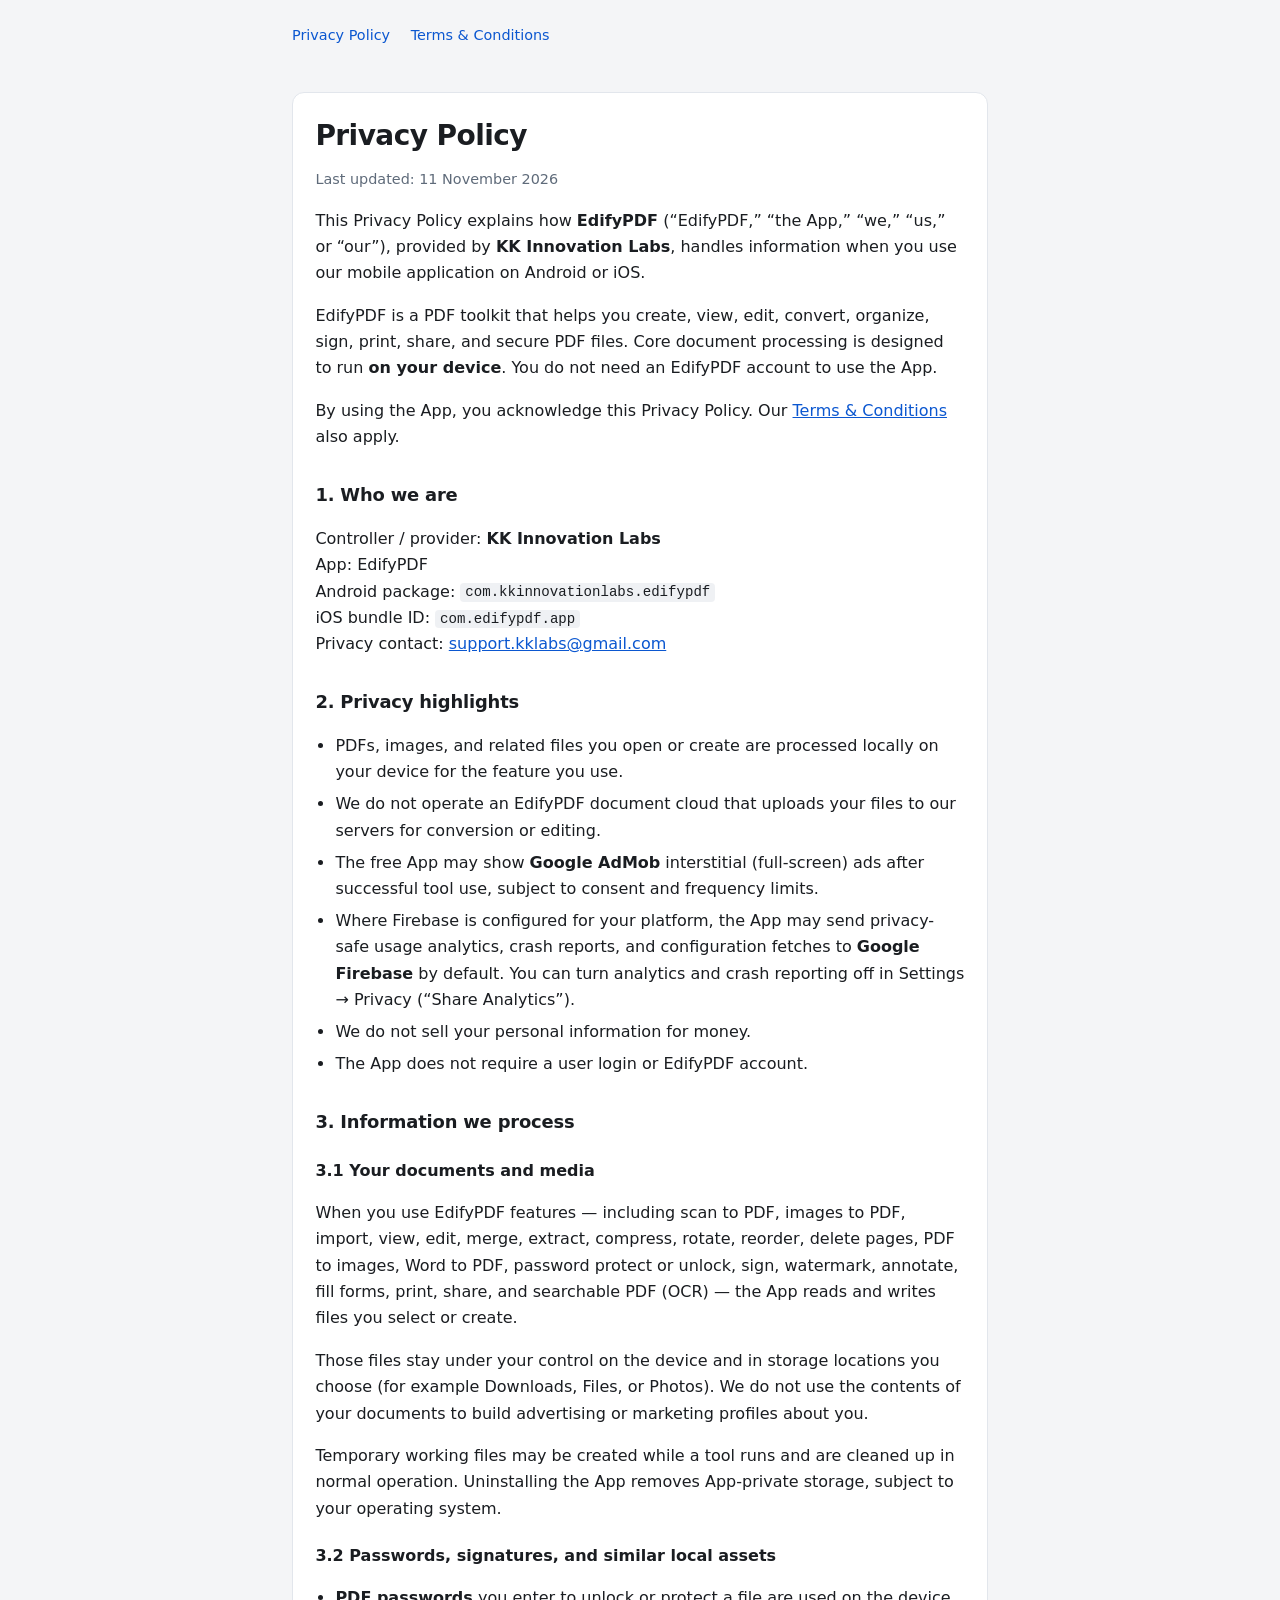
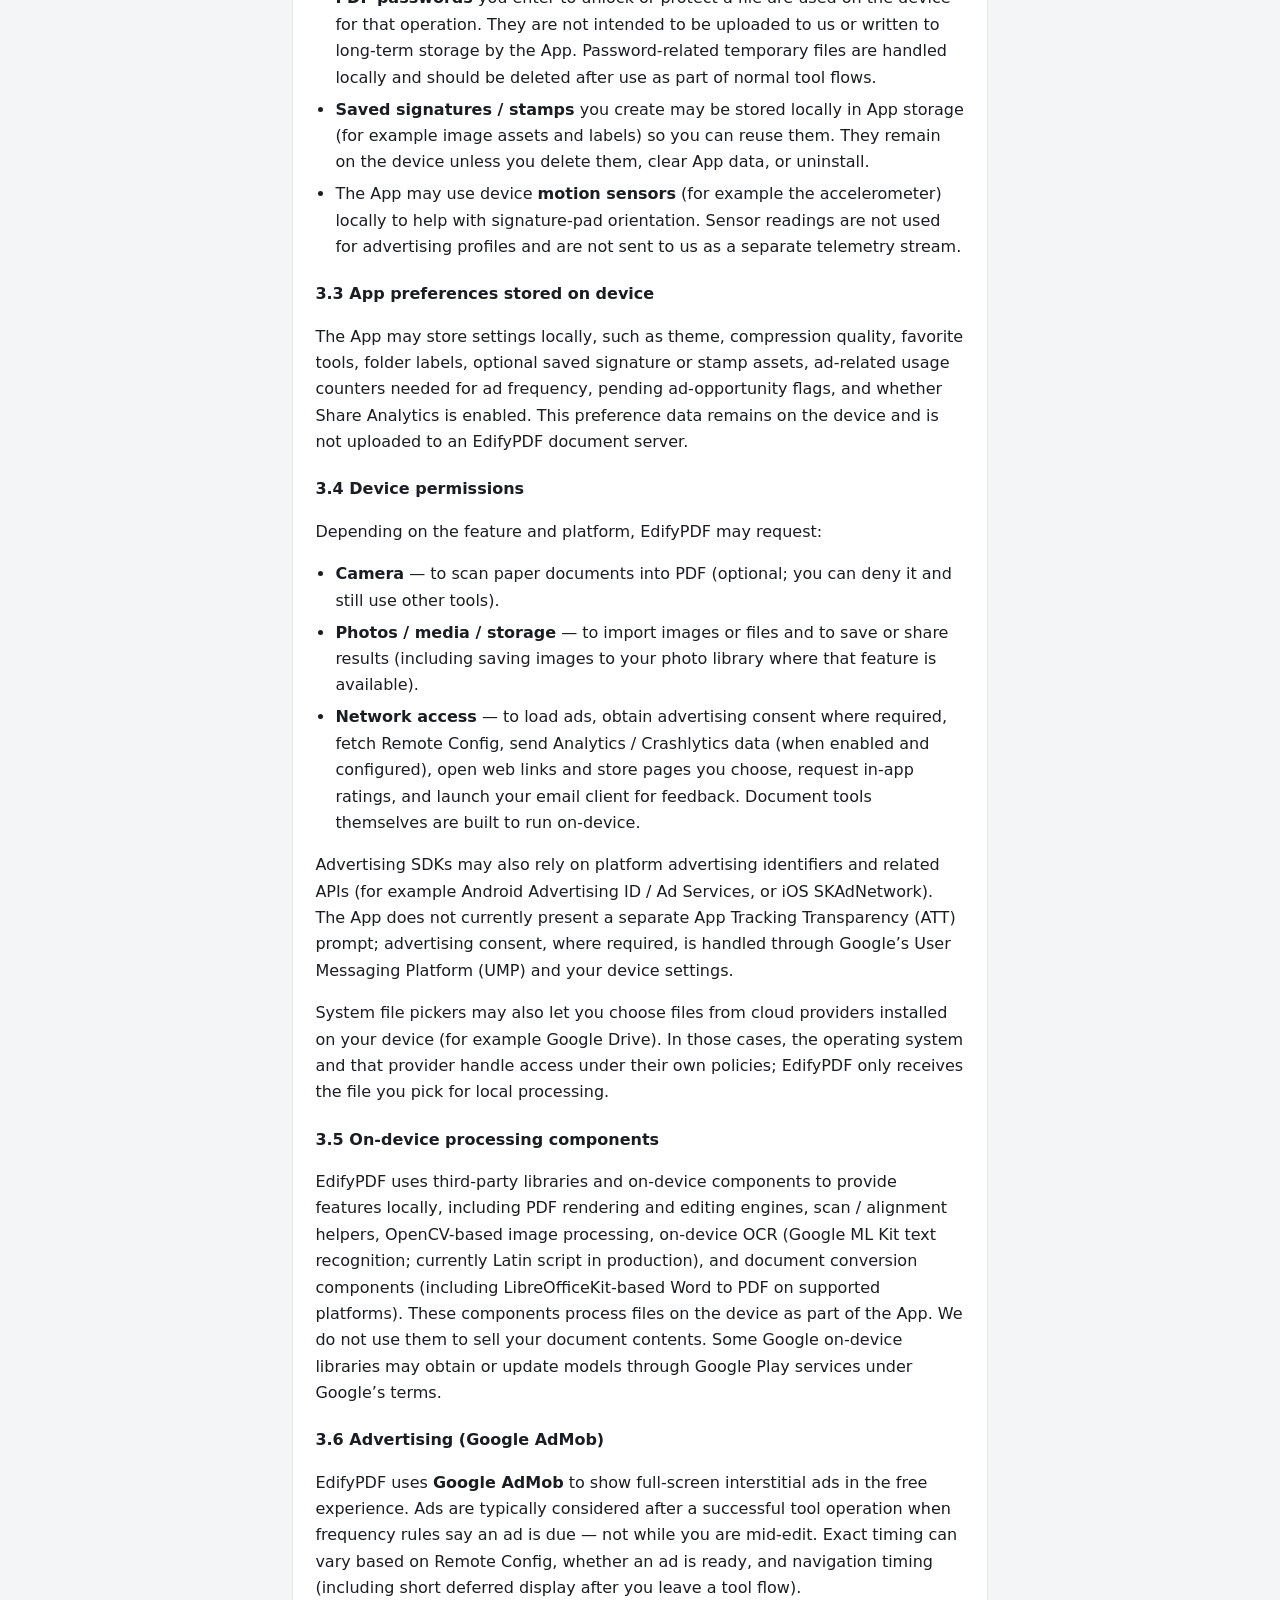
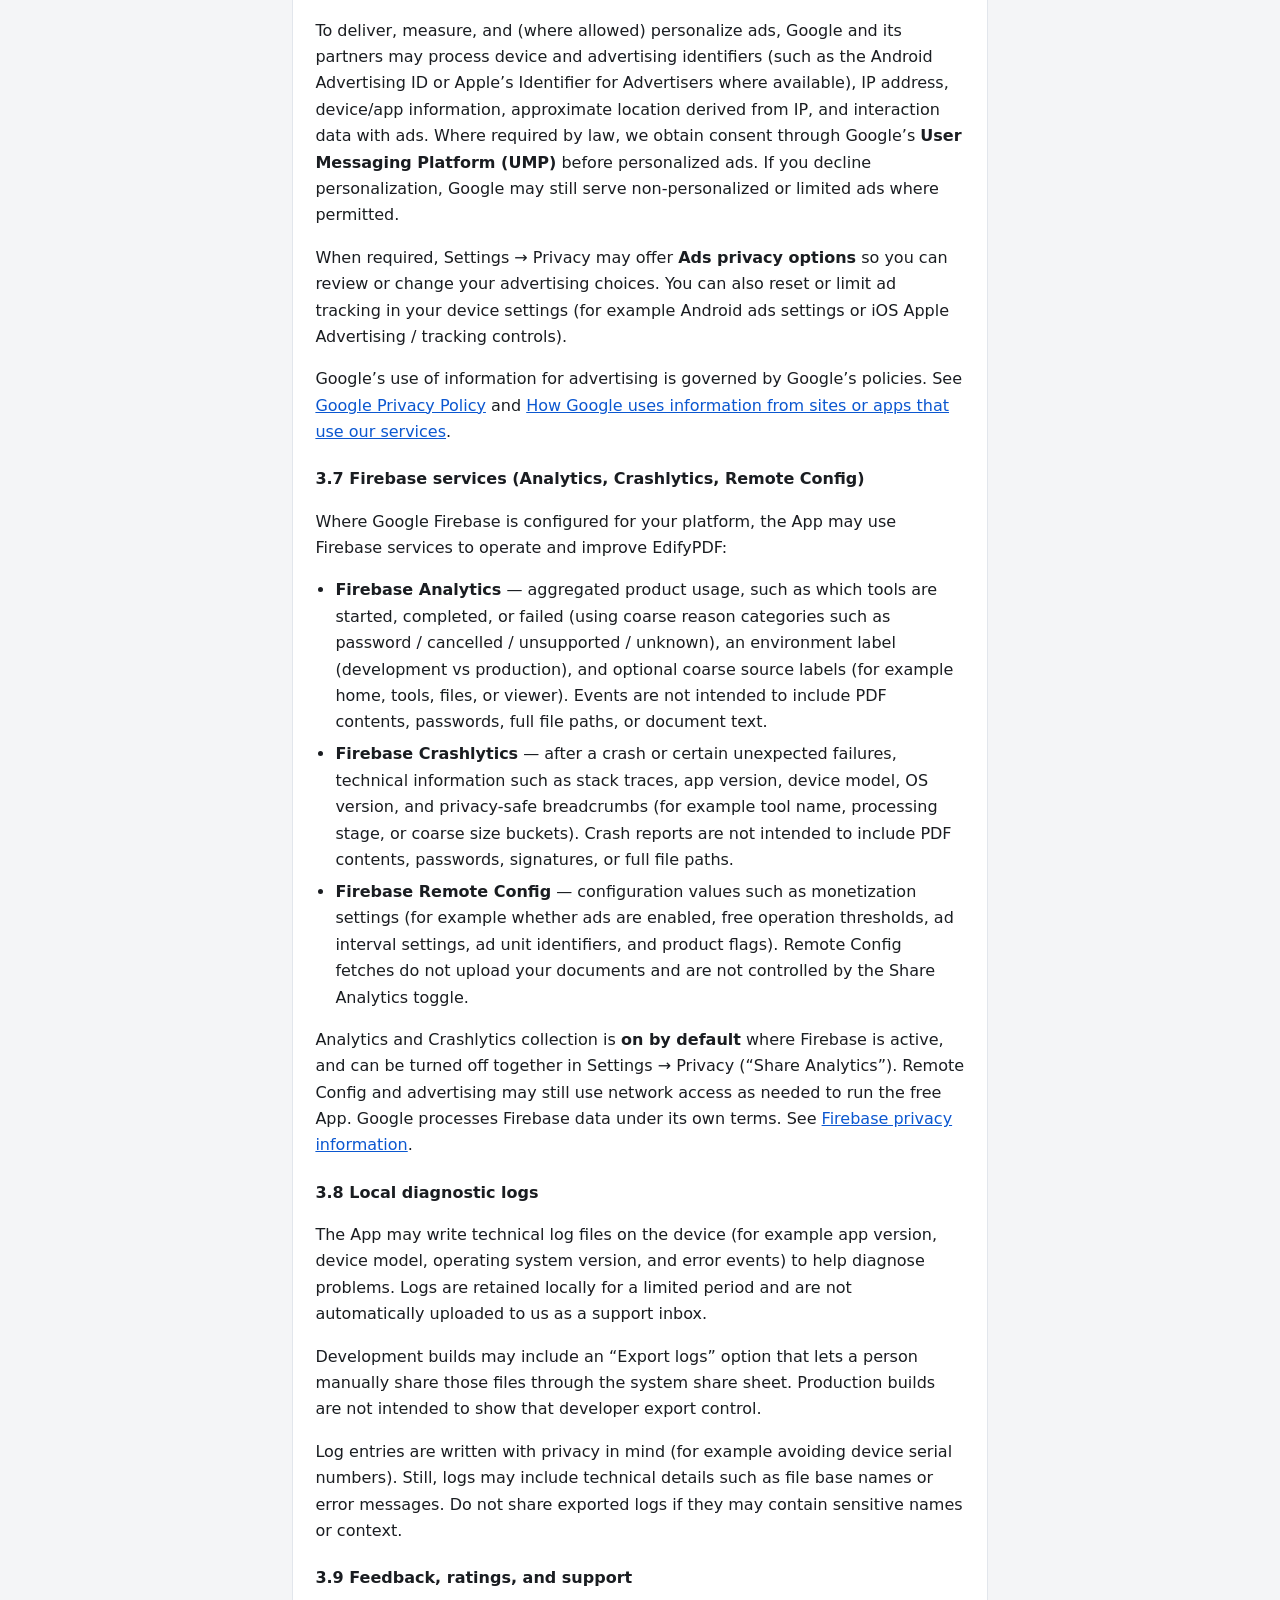
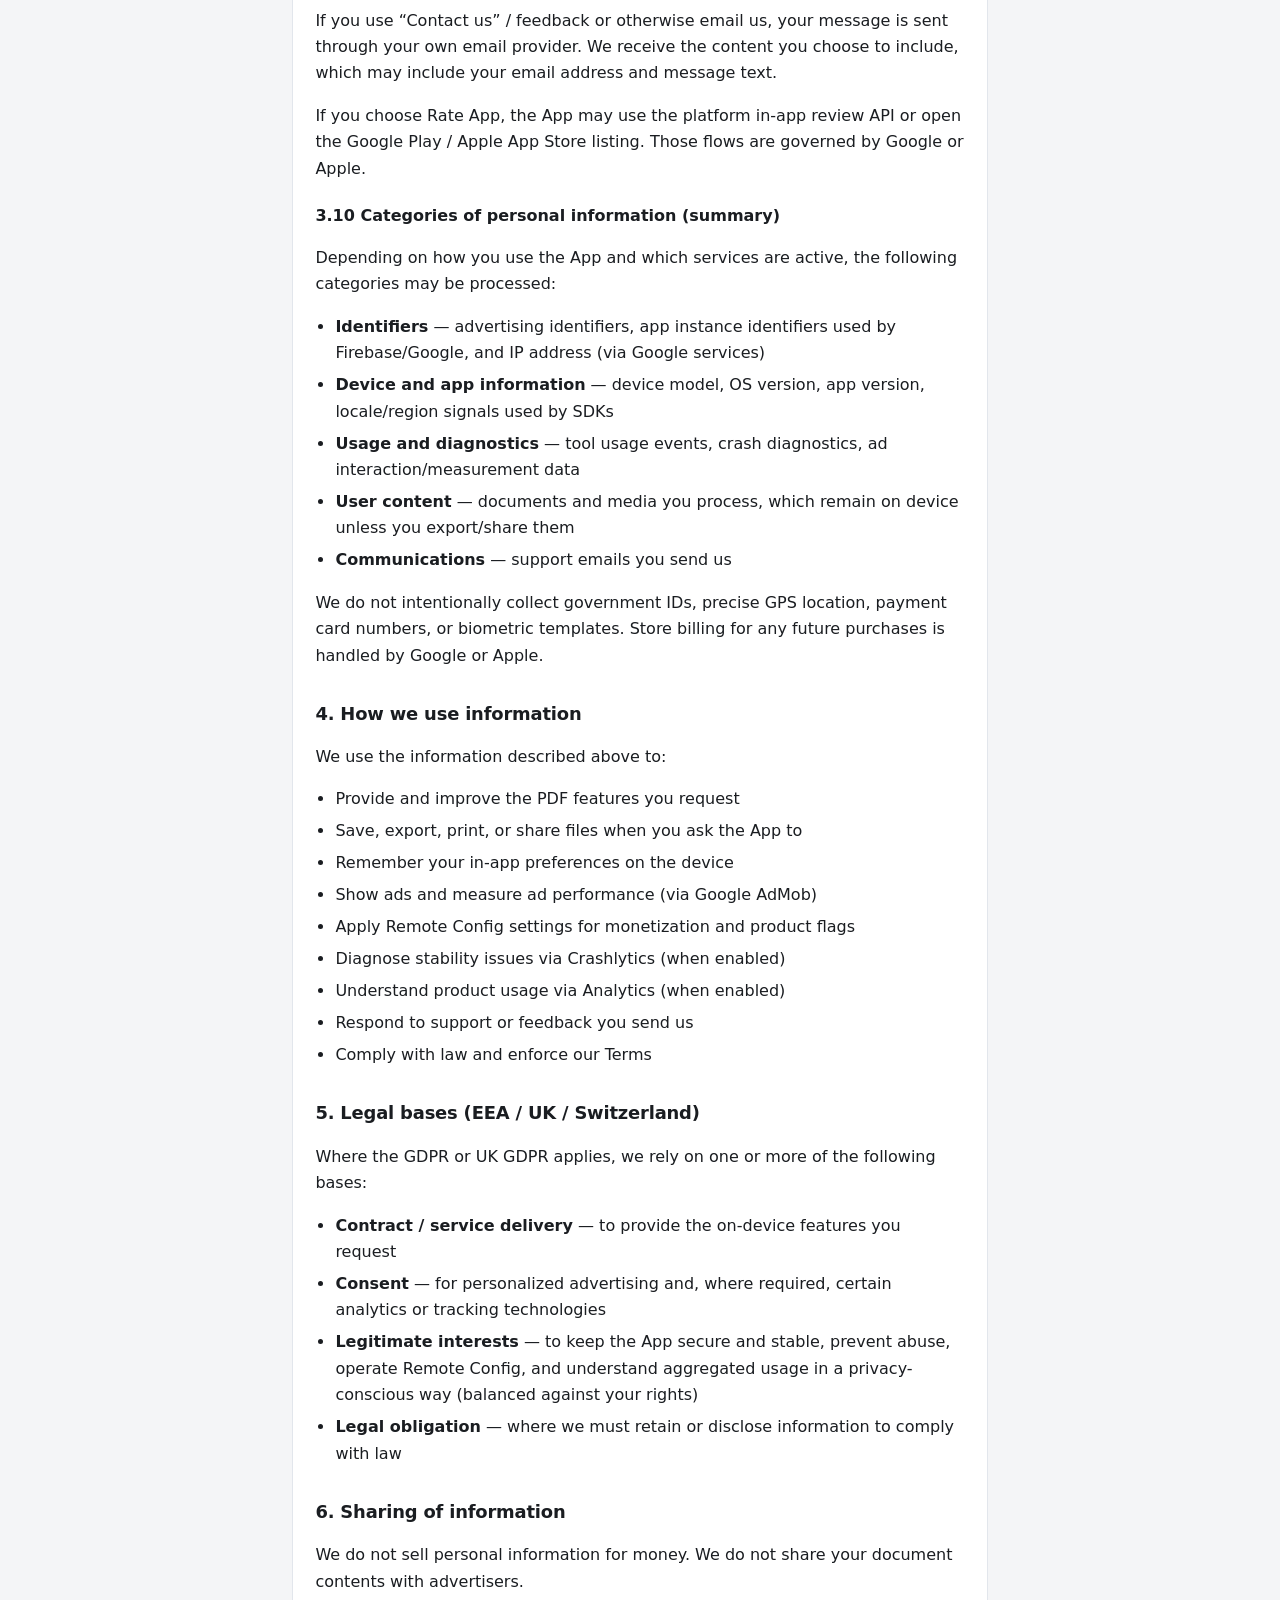
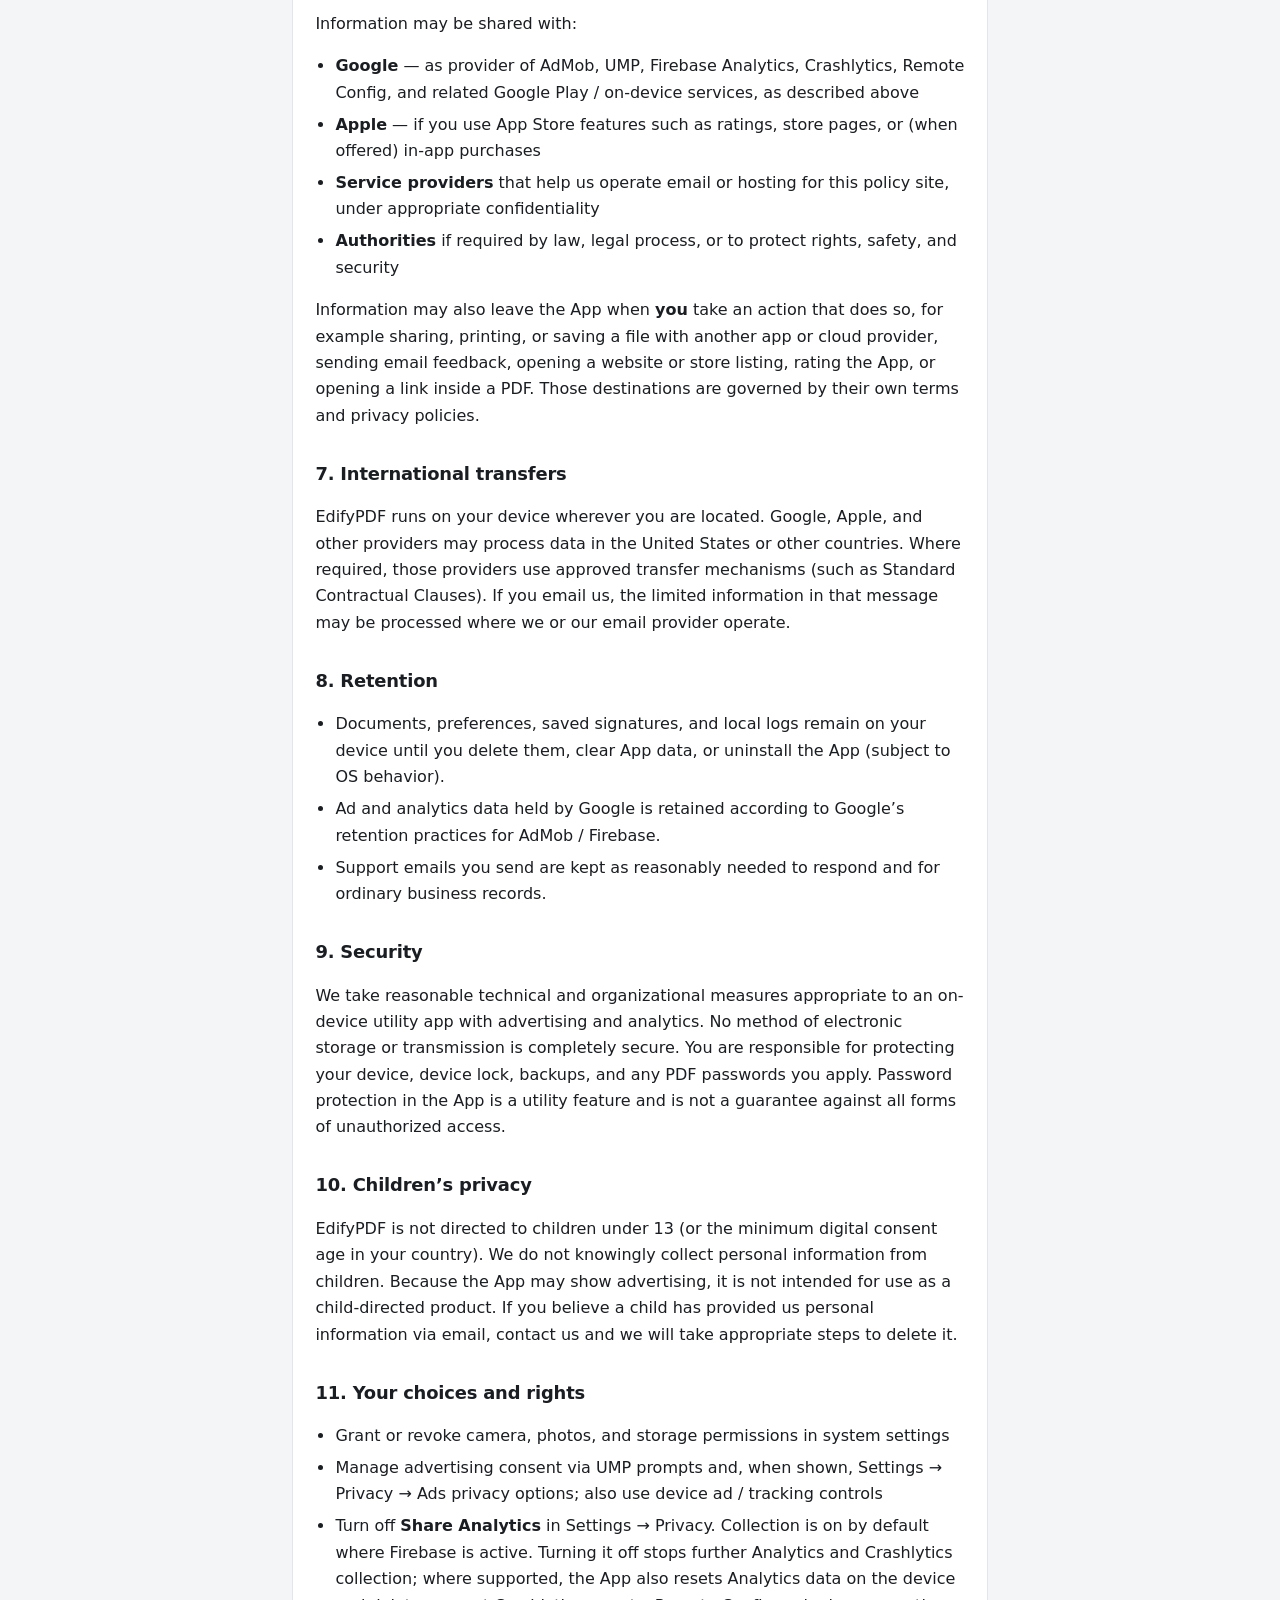
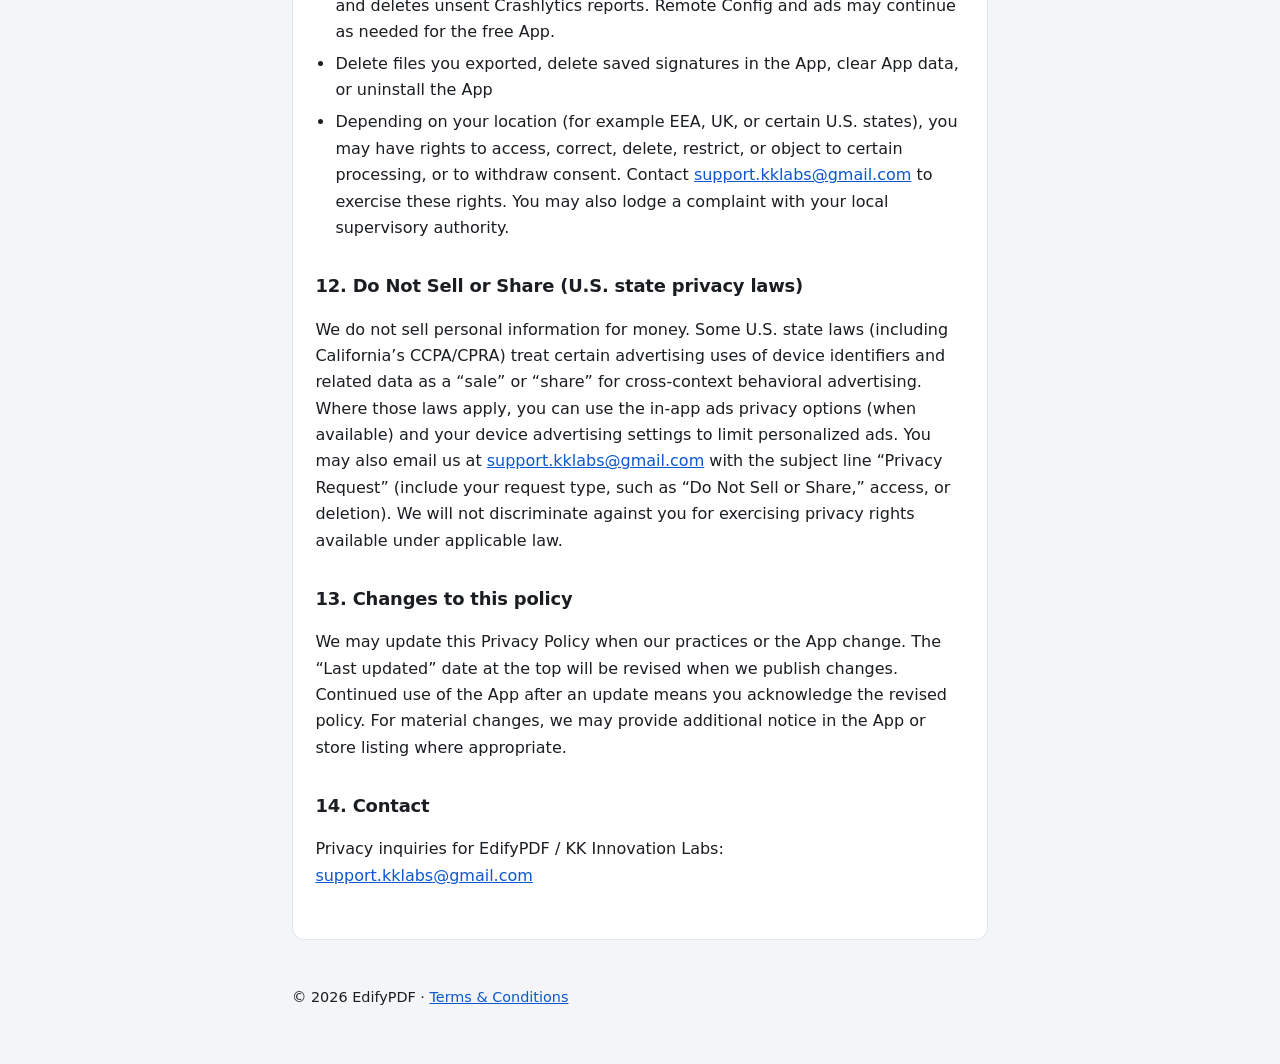
<file: index.html>
<!DOCTYPE html>
<html lang="en">
  <head>
    <meta charset="utf-8" />
    <meta name="viewport" content="width=device-width, initial-scale=1" />
    <title>EdifyPDF — Privacy Policy</title>
    <meta http-equiv="refresh" content="0; url=privacy.html" />
    <link rel="canonical" href="privacy.html" />
    <script>
      location.replace("privacy.html");
    </script>
  </head>
  <body>
    <p>
      <a href="privacy.html">Continue to the Privacy Policy</a>
    </p>
  </body>
</html>
</file>
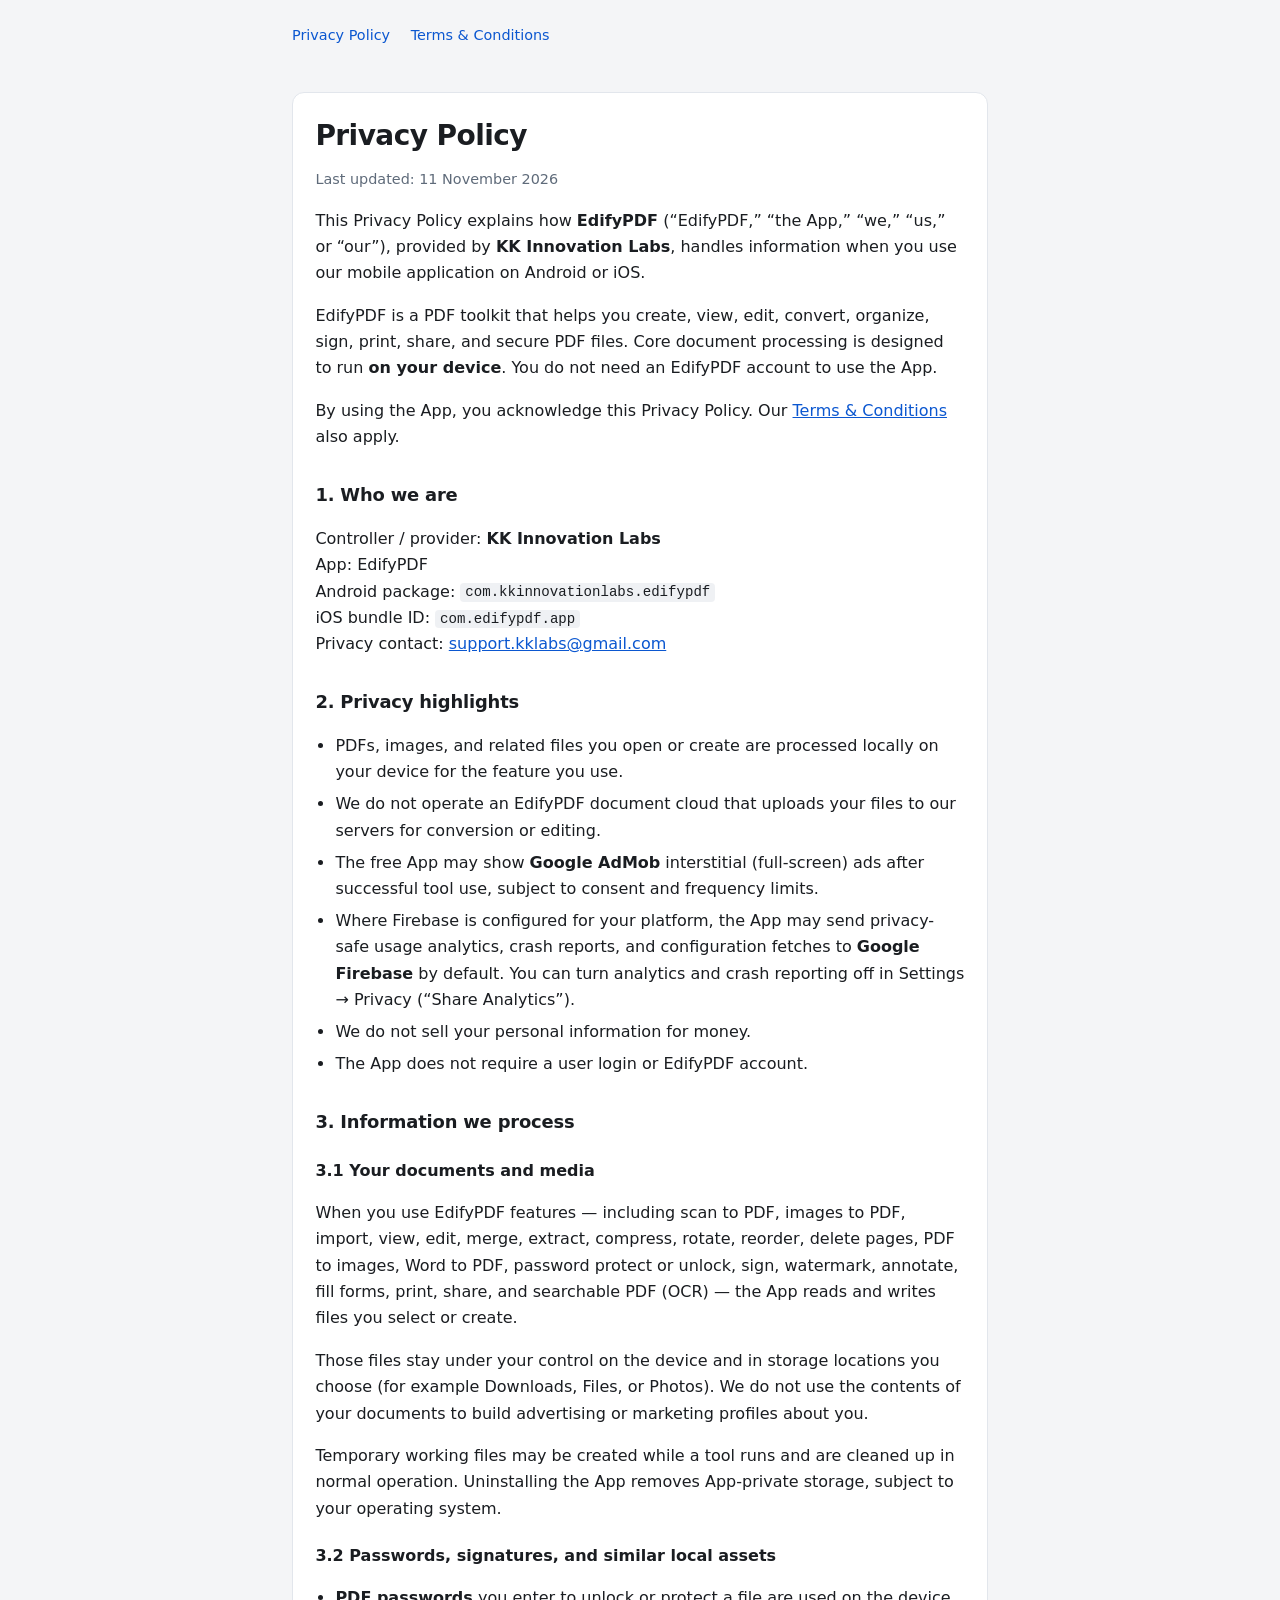
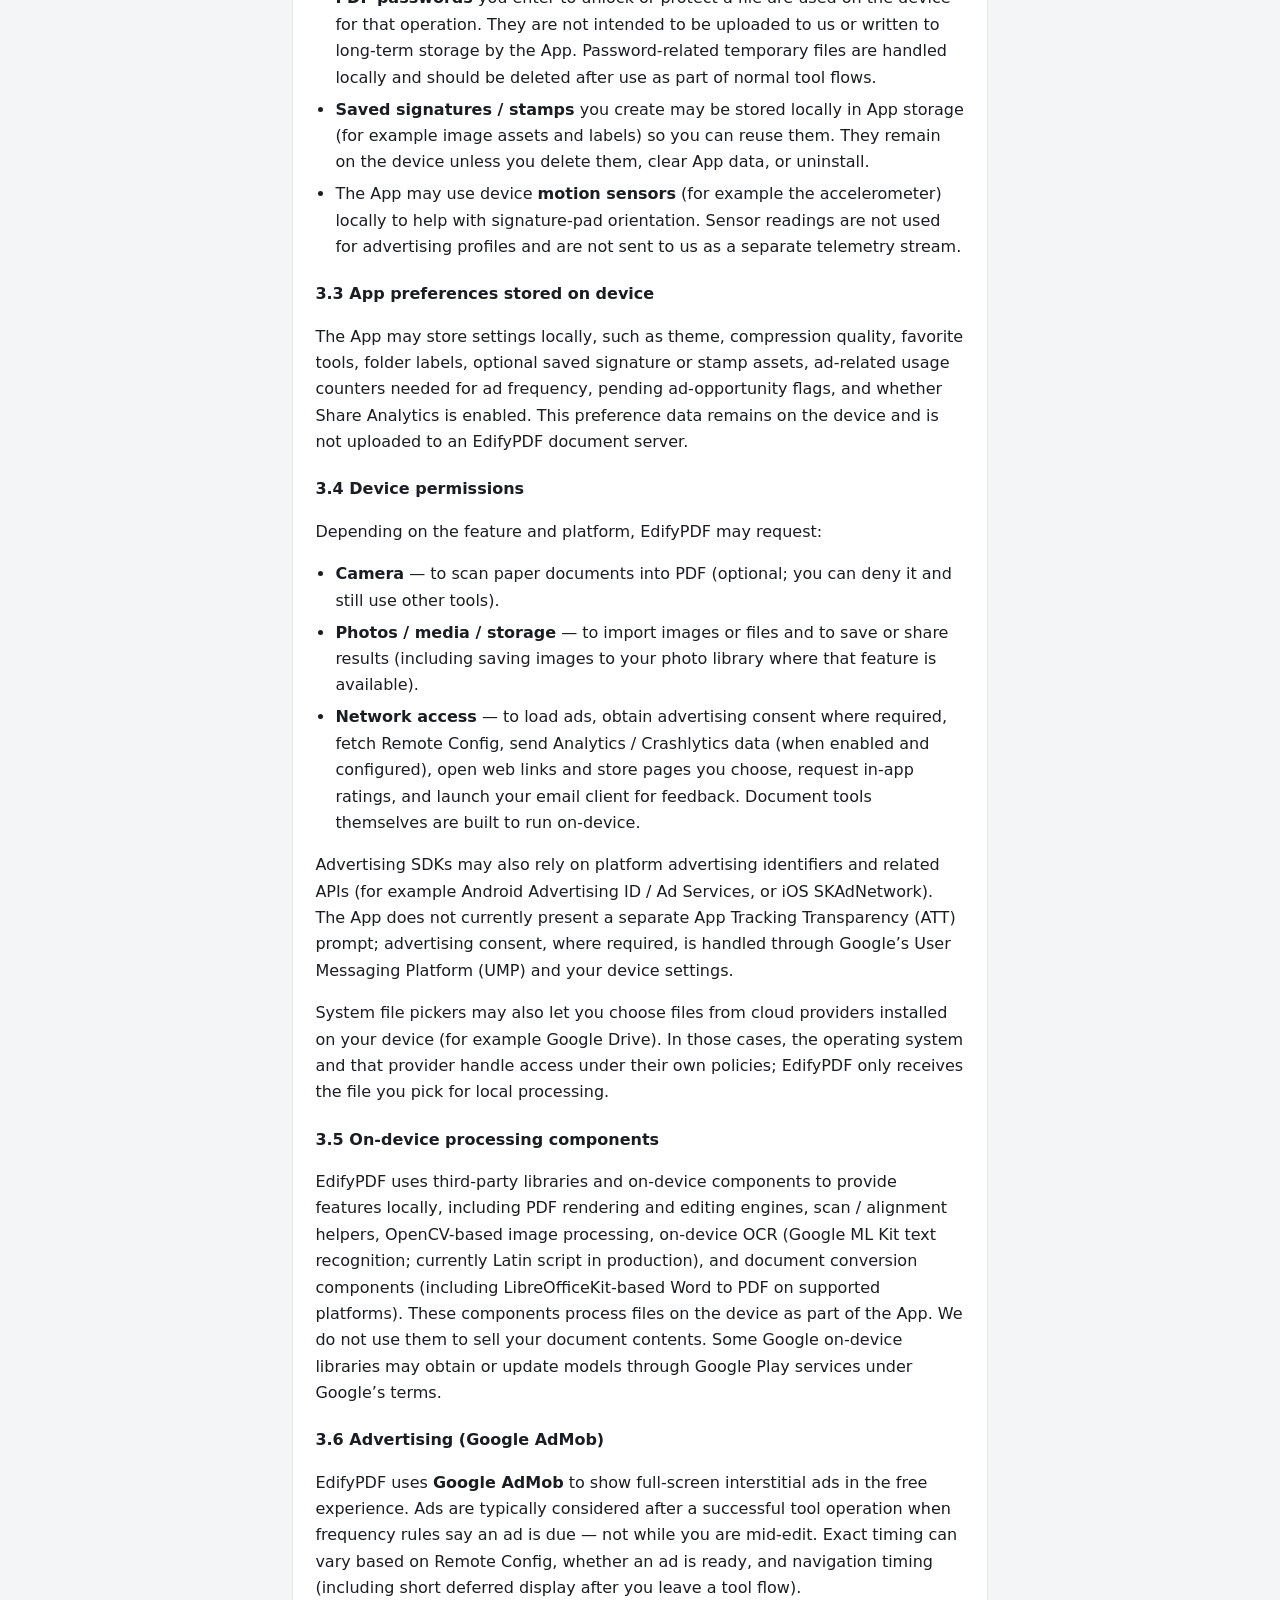
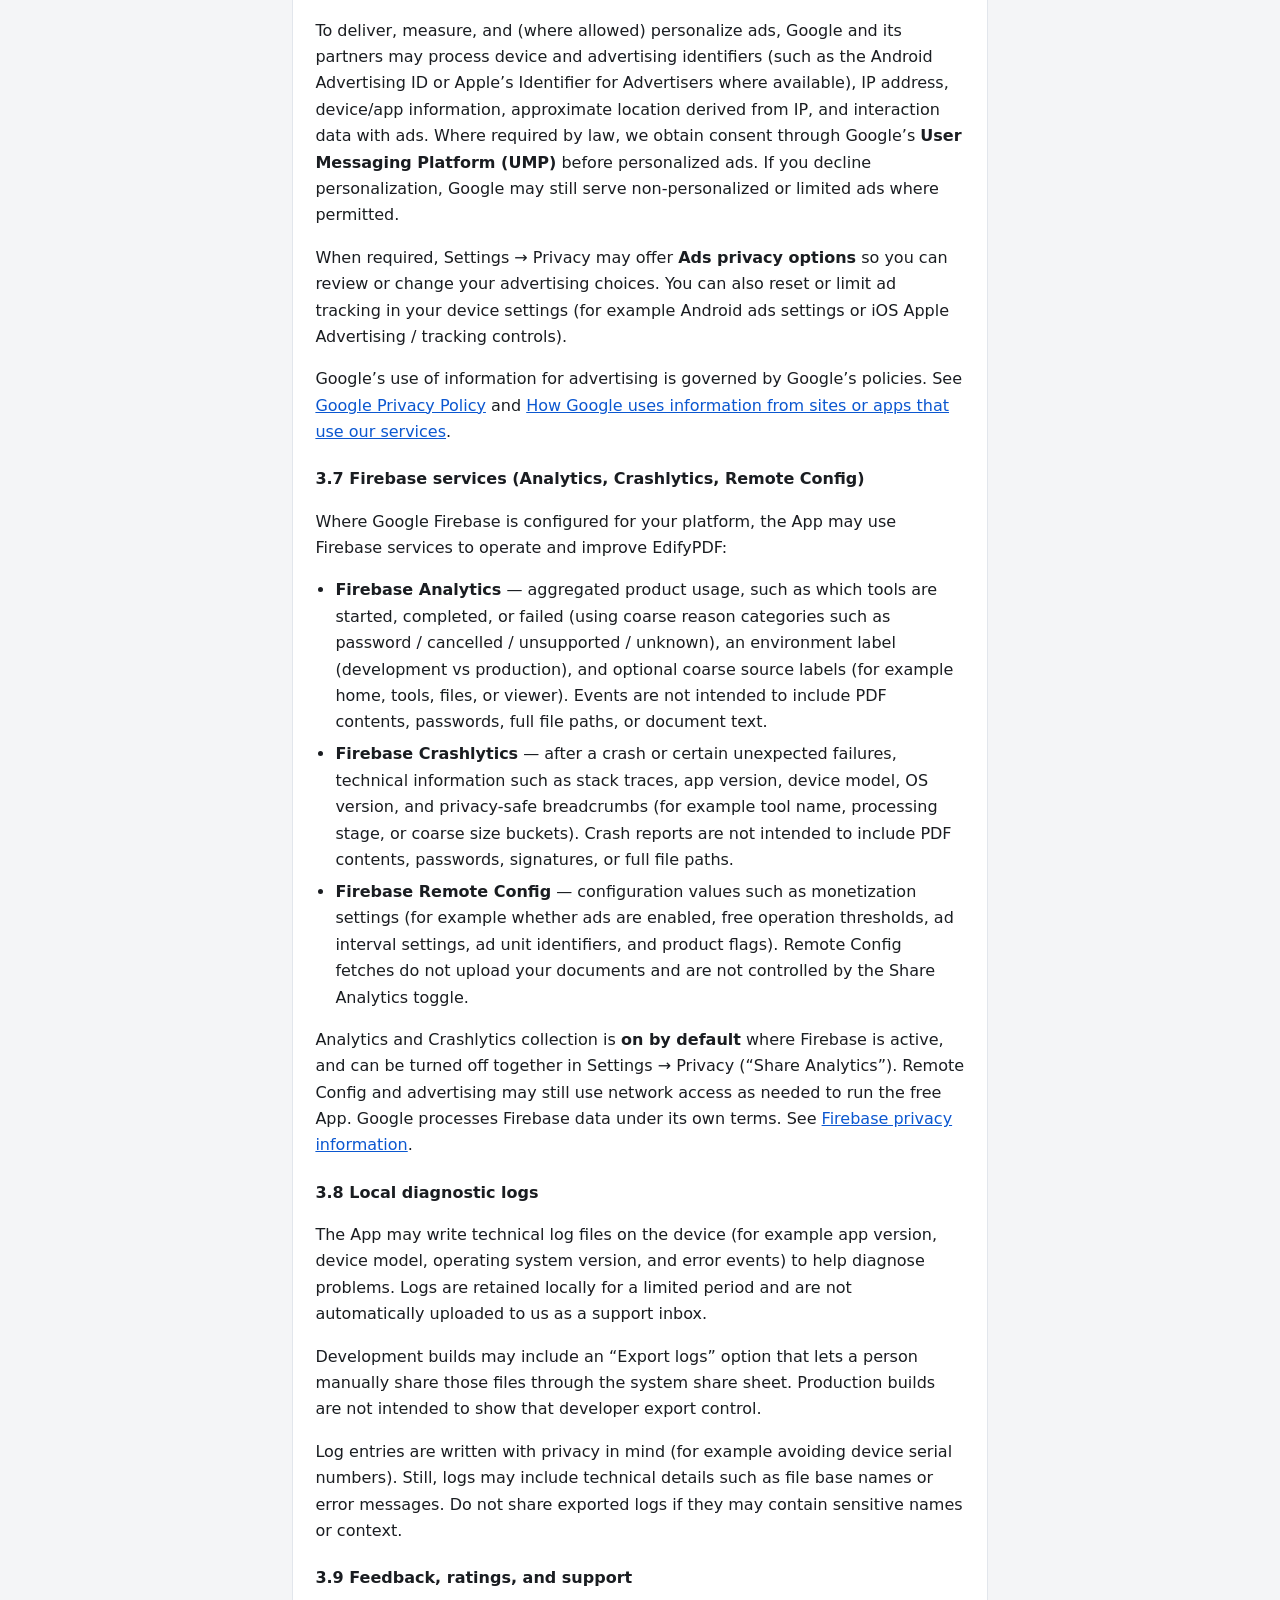
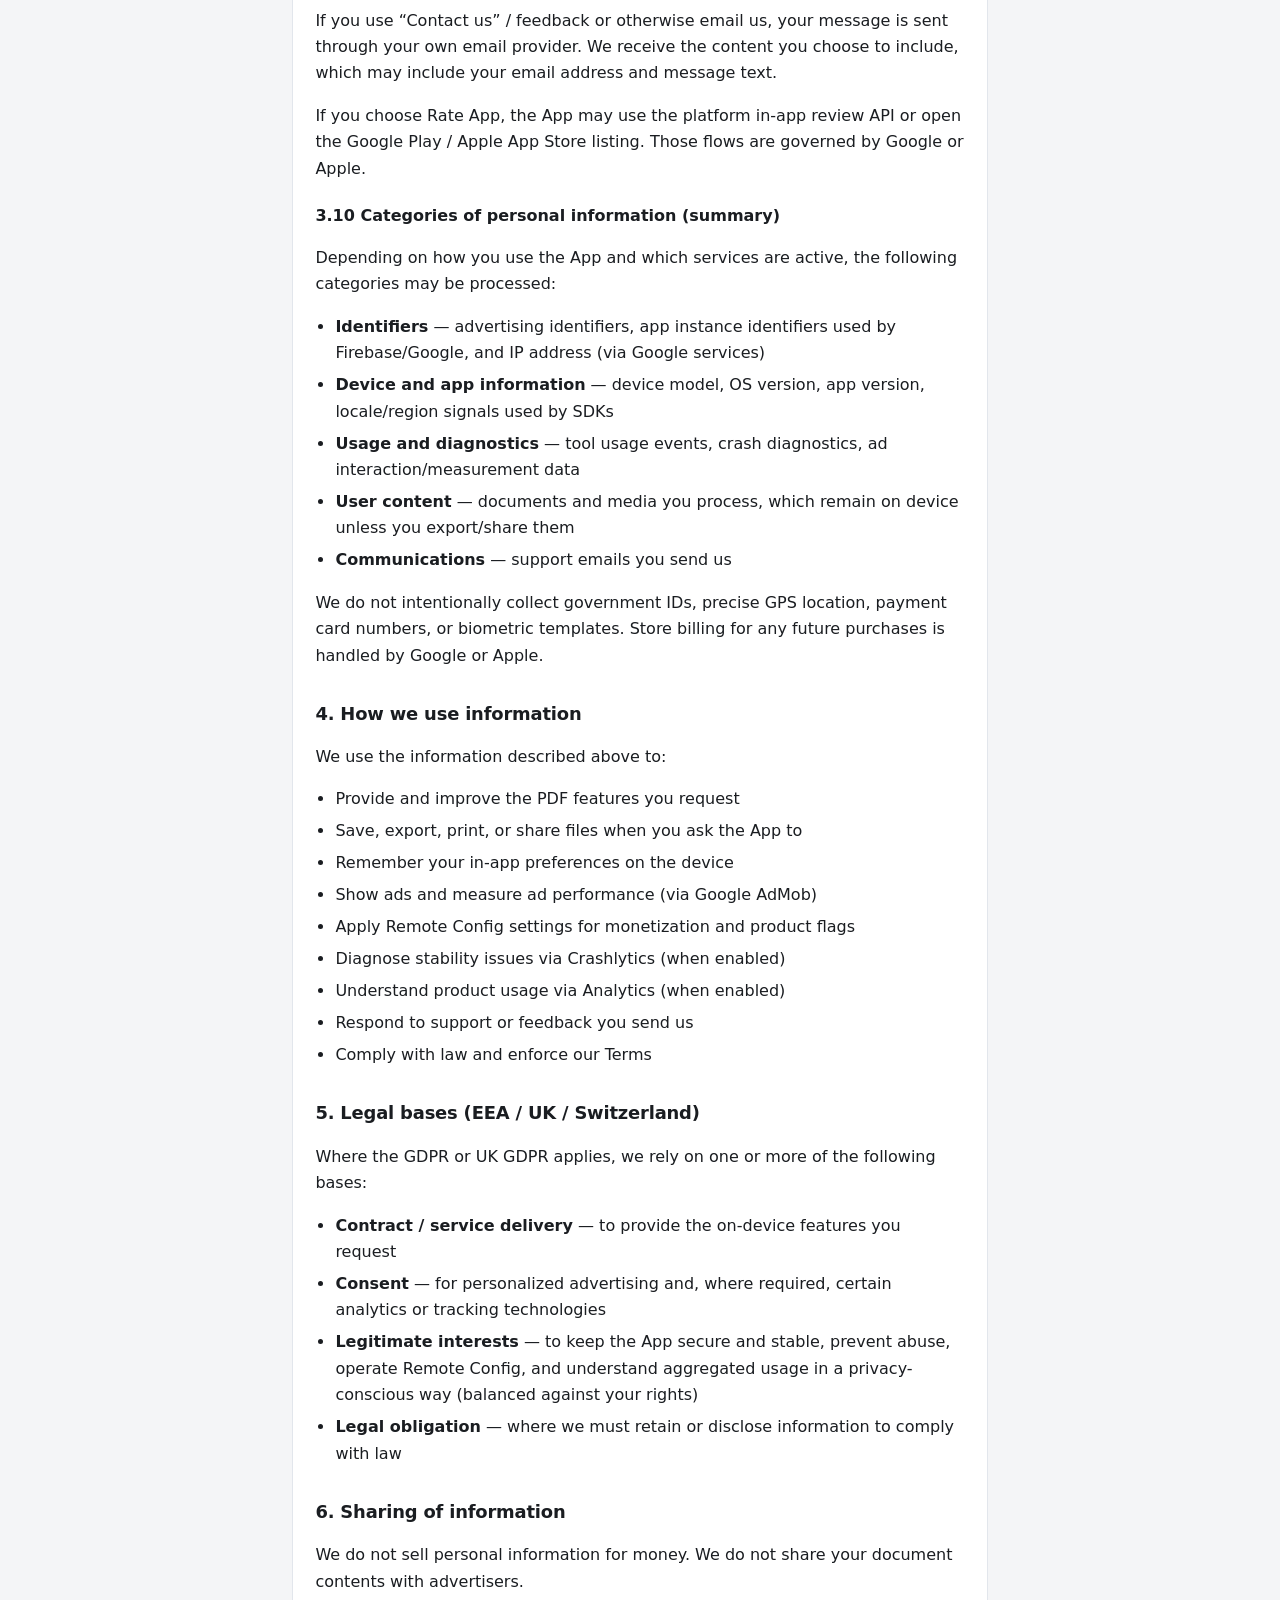
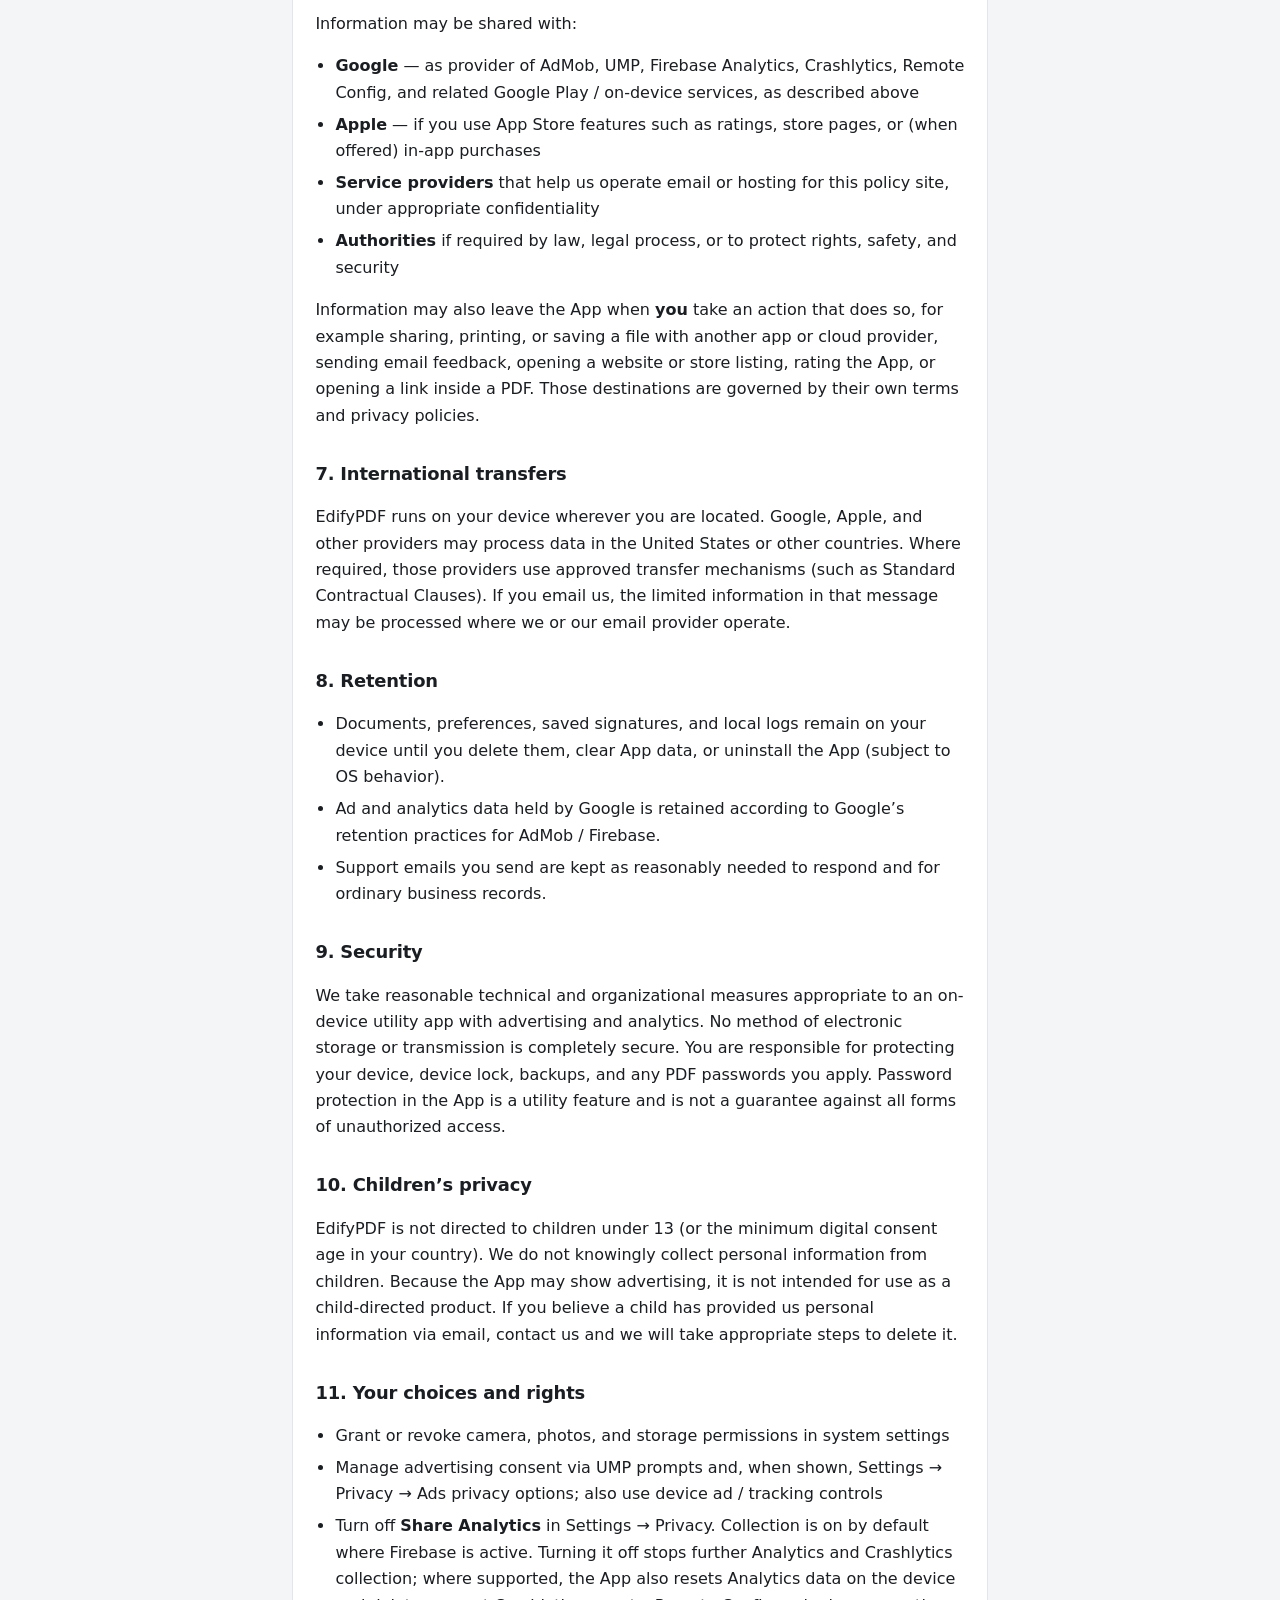
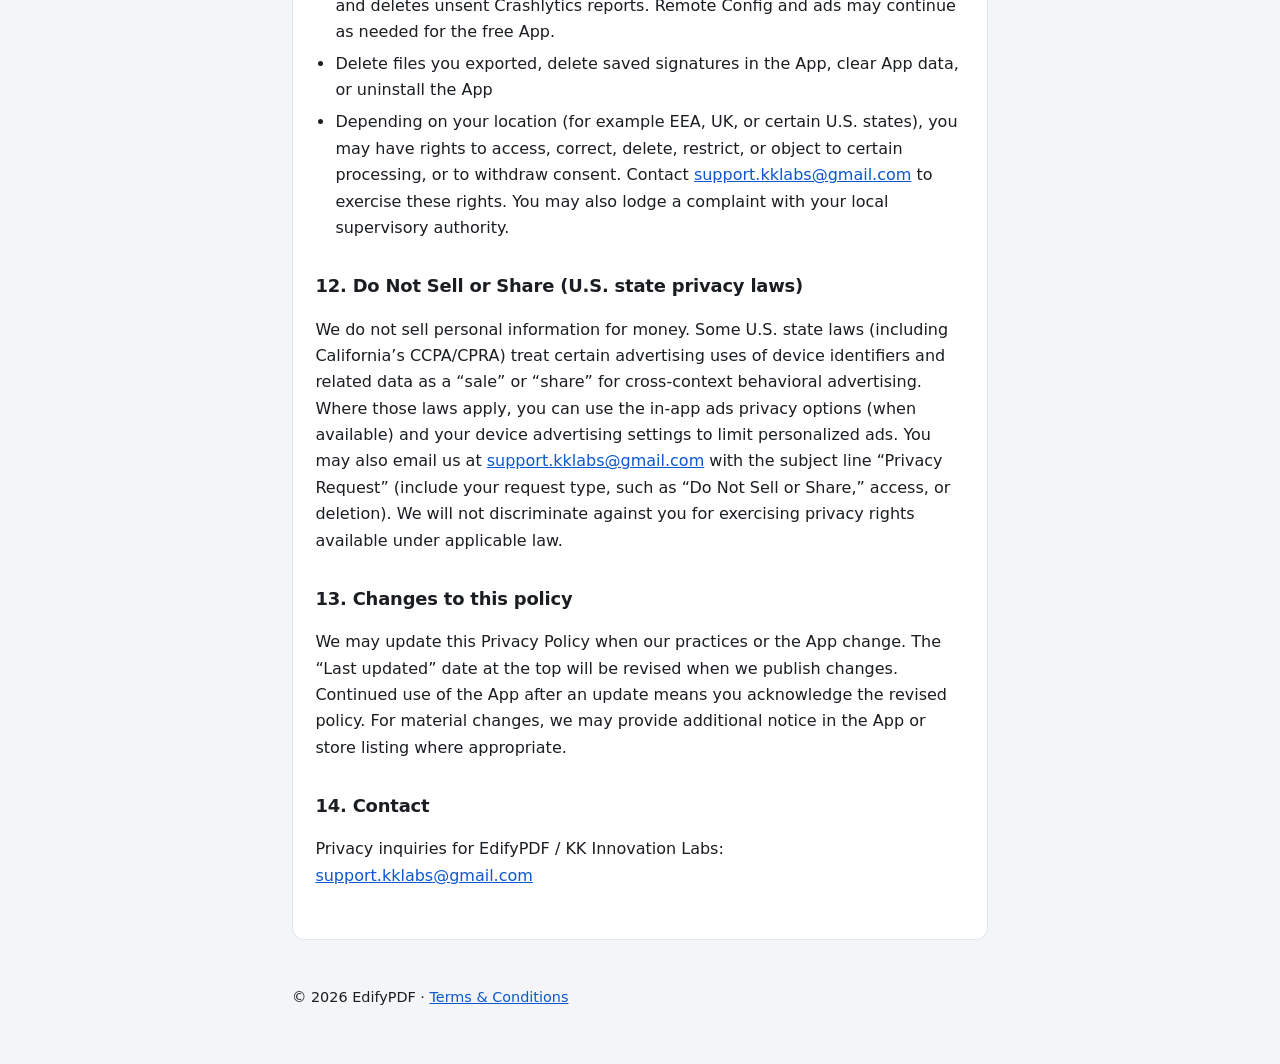
<file: privacy.html>
<!DOCTYPE html>
<html lang="en">
  <head>
    <meta charset="utf-8" />
    <meta name="viewport" content="width=device-width, initial-scale=1" />
    <title>Privacy Policy — EdifyPDF</title>
    <meta
      name="description"
      content="Privacy Policy for EdifyPDF: on-device PDF tools, advertising, analytics, and your choices."
    />
    <link rel="stylesheet" href="styles.css" />
  </head>
  <body>
    <header>
      <nav>
        <a href="privacy.html">Privacy Policy</a>
        <a href="terms.html">Terms &amp; Conditions</a>
      </nav>
    </header>
    <main>
      <article class="card">
        <h1>Privacy Policy</h1>
        <p class="muted">Last updated: 11 November 2026</p>

        <p>
          This Privacy Policy explains how <strong>EdifyPDF</strong> (“EdifyPDF,”
          “the App,” “we,” “us,” or “our”), provided by
          <strong>KK Innovation Labs</strong>, handles information when you use
          our mobile application on Android or iOS.
        </p>
        <p>
          EdifyPDF is a PDF toolkit that helps you create, view, edit, convert,
          organize, sign, print, share, and secure PDF files. Core document
          processing is designed to run <strong>on your device</strong>. You do
          not need an EdifyPDF account to use the App.
        </p>
        <p>
          By using the App, you acknowledge this Privacy Policy. Our
          <a href="terms.html">Terms &amp; Conditions</a> also apply.
        </p>

        <h2>1. Who we are</h2>
        <p>
          Controller / provider: <strong>KK Innovation Labs</strong><br />
          App: EdifyPDF<br />
          Android package:
          <code>com.kkinnovationlabs.edifypdf</code><br />
          iOS bundle ID: <code>com.edifypdf.app</code><br />
          Privacy contact:
          <a href="mailto:support.kklabs@gmail.com">support.kklabs@gmail.com</a>
        </p>

        <h2>2. Privacy highlights</h2>
        <ul>
          <li>
            PDFs, images, and related files you open or create are processed
            locally on your device for the feature you use.
          </li>
          <li>
            We do not operate an EdifyPDF document cloud that uploads your files
            to our servers for conversion or editing.
          </li>
          <li>
            The free App may show <strong>Google AdMob</strong> interstitial
            (full-screen) ads after successful tool use, subject to consent and
            frequency limits.
          </li>
          <li>
            Where Firebase is configured for your platform, the App may send
            privacy-safe usage analytics, crash reports, and configuration
            fetches to <strong>Google Firebase</strong> by default. You can turn
            analytics and crash reporting off in Settings → Privacy
            (“Share Analytics”).
          </li>
          <li>We do not sell your personal information for money.</li>
          <li>The App does not require a user login or EdifyPDF account.</li>
        </ul>

        <h2>3. Information we process</h2>

        <h3>3.1 Your documents and media</h3>
        <p>
          When you use EdifyPDF features — including scan to PDF, images to PDF,
          import, view, edit, merge, extract, compress, rotate, reorder, delete
          pages, PDF to images, Word to PDF, password protect or unlock, sign,
          watermark, annotate, fill forms, print, share, and searchable PDF
          (OCR) — the App reads and writes files you select or create.
        </p>
        <p>
          Those files stay under your control on the device and in storage
          locations you choose (for example Downloads, Files, or Photos). We do
          not use the contents of your documents to build advertising or
          marketing profiles about you.
        </p>
        <p>
          Temporary working files may be created while a tool runs and are
          cleaned up in normal operation. Uninstalling the App removes
          App-private storage, subject to your operating system.
        </p>

        <h3>3.2 Passwords, signatures, and similar local assets</h3>
        <ul>
          <li>
            <strong>PDF passwords</strong> you enter to unlock or protect a file
            are used on the device for that operation. They are not intended to
            be uploaded to us or written to long-term storage by the App.
            Password-related temporary files are handled locally and should be
            deleted after use as part of normal tool flows.
          </li>
          <li>
            <strong>Saved signatures / stamps</strong> you create may be stored
            locally in App storage (for example image assets and labels) so you
            can reuse them. They remain on the device unless you delete them,
            clear App data, or uninstall.
          </li>
          <li>
            The App may use device <strong>motion sensors</strong> (for example
            the accelerometer) locally to help with signature-pad orientation.
            Sensor readings are not used for advertising profiles and are not
            sent to us as a separate telemetry stream.
          </li>
        </ul>

        <h3>3.3 App preferences stored on device</h3>
        <p>
          The App may store settings locally, such as theme, compression
          quality, favorite tools, folder labels, optional saved signature or
          stamp assets, ad-related usage counters needed for ad frequency,
          pending ad-opportunity flags, and whether Share Analytics is enabled.
          This preference data remains on the device and is not uploaded to an
          EdifyPDF document server.
        </p>

        <h3>3.4 Device permissions</h3>
        <p>Depending on the feature and platform, EdifyPDF may request:</p>
        <ul>
          <li>
            <strong>Camera</strong> — to scan paper documents into PDF
            (optional; you can deny it and still use other tools).
          </li>
          <li>
            <strong>Photos / media / storage</strong> — to import images or
            files and to save or share results (including saving images to your
            photo library where that feature is available).
          </li>
          <li>
            <strong>Network access</strong> — to load ads, obtain advertising
            consent where required, fetch Remote Config, send Analytics /
            Crashlytics data (when enabled and configured), open web links and
            store pages you choose, request in-app ratings, and launch your
            email client for feedback. Document tools themselves are built to
            run on-device.
          </li>
        </ul>
        <p>
          Advertising SDKs may also rely on platform advertising identifiers
          and related APIs (for example Android Advertising ID / Ad Services,
          or iOS SKAdNetwork). The App does not currently present a separate
          App Tracking Transparency (ATT) prompt; advertising consent, where
          required, is handled through Google’s User Messaging Platform (UMP)
          and your device settings.
        </p>
        <p>
          System file pickers may also let you choose files from cloud providers
          installed on your device (for example Google Drive). In those cases,
          the operating system and that provider handle access under their own
          policies; EdifyPDF only receives the file you pick for local
          processing.
        </p>

        <h3>3.5 On-device processing components</h3>
        <p>
          EdifyPDF uses third-party libraries and on-device components to provide
          features locally, including PDF rendering and editing engines, scan /
          alignment helpers, OpenCV-based image processing, on-device OCR (Google
          ML Kit text recognition; currently Latin script in production), and
          document conversion components (including LibreOfficeKit-based Word to
          PDF on supported platforms). These components process files on the
          device as part of the App. We do not use them to sell your document
          contents. Some Google on-device libraries may obtain or update models
          through Google Play services under Google’s terms.
        </p>

        <h3>3.6 Advertising (Google AdMob)</h3>
        <p>
          EdifyPDF uses <strong>Google AdMob</strong> to show full-screen
          interstitial ads in the free experience. Ads are typically considered
          after a successful tool operation when frequency rules say an ad is
          due — not while you are mid-edit. Exact timing can vary based on
          Remote Config, whether an ad is ready, and navigation timing
          (including short deferred display after you leave a tool flow).
        </p>
        <p>
          To deliver, measure, and (where allowed) personalize ads, Google and
          its partners may process device and advertising identifiers (such as
          the Android Advertising ID or Apple’s Identifier for Advertisers where
          available), IP address, device/app information, approximate location
          derived from IP, and interaction data with ads. Where required by law,
          we obtain consent through Google’s
          <strong>User Messaging Platform (UMP)</strong> before personalized
          ads. If you decline personalization, Google may still serve
          non-personalized or limited ads where permitted.
        </p>
        <p>
          When required, Settings → Privacy may offer
          <strong>Ads privacy options</strong> so you can review or change your
          advertising choices. You can also reset or limit ad tracking in your
          device settings (for example Android ads settings or iOS Apple
          Advertising / tracking controls).
        </p>
        <p>
          Google’s use of information for advertising is governed by Google’s
          policies. See
          <a
            href="https://policies.google.com/privacy"
            rel="noopener noreferrer"
            >Google Privacy Policy</a
          >
          and
          <a
            href="https://policies.google.com/technologies/ads"
            rel="noopener noreferrer"
            >How Google uses information from sites or apps that use our
            services</a
          >.
        </p>

        <h3>3.7 Firebase services (Analytics, Crashlytics, Remote Config)</h3>
        <p>
          Where Google Firebase is configured for your platform, the App may use
          Firebase services to operate and improve EdifyPDF:
        </p>
        <ul>
          <li>
            <strong>Firebase Analytics</strong> — aggregated product usage, such
            as which tools are started, completed, or failed (using coarse
            reason categories such as password / cancelled / unsupported /
            unknown), an environment label (development vs production), and
            optional coarse source labels (for example home, tools, files, or
            viewer). Events are not intended to include PDF contents, passwords,
            full file paths, or document text.
          </li>
          <li>
            <strong>Firebase Crashlytics</strong> — after a crash or certain
            unexpected failures, technical information such as stack traces, app
            version, device model, OS version, and privacy-safe breadcrumbs (for
            example tool name, processing stage, or coarse size buckets). Crash
            reports are not intended to include PDF contents, passwords,
            signatures, or full file paths.
          </li>
          <li>
            <strong>Firebase Remote Config</strong> — configuration values such
            as monetization settings (for example whether ads are enabled, free
            operation thresholds, ad interval settings, ad unit identifiers, and
            product flags). Remote Config fetches do not upload your documents
            and are not controlled by the Share Analytics toggle.
          </li>
        </ul>
        <p>
          Analytics and Crashlytics collection is <strong>on by default</strong>
          where Firebase is active, and can be turned off together in Settings →
          Privacy (“Share Analytics”). Remote Config and advertising may still
          use network access as needed to run the free App. Google processes
          Firebase data under its own terms. See
          <a
            href="https://firebase.google.com/support/privacy"
            rel="noopener noreferrer"
            >Firebase privacy information</a
          >.
        </p>

        <h3>3.8 Local diagnostic logs</h3>
        <p>
          The App may write technical log files on the device (for example app
          version, device model, operating system version, and error events) to
          help diagnose problems. Logs are retained locally for a limited period
          and are not automatically uploaded to us as a support inbox.
        </p>
        <p>
          Development builds may include an “Export logs” option that lets a
          person manually share those files through the system share sheet.
          Production builds are not intended to show that developer export
          control.
        </p>
        <p>
          Log entries are written with privacy in mind (for example avoiding
          device serial numbers). Still, logs may include technical details such
          as file base names or error messages. Do not share exported logs if
          they may contain sensitive names or context.
        </p>

        <h3>3.9 Feedback, ratings, and support</h3>
        <p>
          If you use “Contact us” / feedback or otherwise email us, your message
          is sent through your own email provider. We receive the content you
          choose to include, which may include your email address and message
          text.
        </p>
        <p>
          If you choose Rate App, the App may use the platform in-app review
          API or open the Google Play / Apple App Store listing. Those flows are
          governed by Google or Apple.
        </p>

        <h3>3.10 Categories of personal information (summary)</h3>
        <p>
          Depending on how you use the App and which services are active, the
          following categories may be processed:
        </p>
        <ul>
          <li>
            <strong>Identifiers</strong> — advertising identifiers, app instance
            identifiers used by Firebase/Google, and IP address (via Google
            services)
          </li>
          <li>
            <strong>Device and app information</strong> — device model, OS
            version, app version, locale/region signals used by SDKs
          </li>
          <li>
            <strong>Usage and diagnostics</strong> — tool usage events, crash
            diagnostics, ad interaction/measurement data
          </li>
          <li>
            <strong>User content</strong> — documents and media you process,
            which remain on device unless you export/share them
          </li>
          <li>
            <strong>Communications</strong> — support emails you send us
          </li>
        </ul>
        <p>
          We do not intentionally collect government IDs, precise GPS location,
          payment card numbers, or biometric templates. Store billing for any
          future purchases is handled by Google or Apple.
        </p>

        <h2>4. How we use information</h2>
        <p>We use the information described above to:</p>
        <ul>
          <li>Provide and improve the PDF features you request</li>
          <li>Save, export, print, or share files when you ask the App to</li>
          <li>Remember your in-app preferences on the device</li>
          <li>Show ads and measure ad performance (via Google AdMob)</li>
          <li>Apply Remote Config settings for monetization and product flags</li>
          <li>Diagnose stability issues via Crashlytics (when enabled)</li>
          <li>Understand product usage via Analytics (when enabled)</li>
          <li>Respond to support or feedback you send us</li>
          <li>Comply with law and enforce our Terms</li>
        </ul>

        <h2>5. Legal bases (EEA / UK / Switzerland)</h2>
        <p>
          Where the GDPR or UK GDPR applies, we rely on one or more of the
          following bases:
        </p>
        <ul>
          <li>
            <strong>Contract / service delivery</strong> — to provide the
            on-device features you request
          </li>
          <li>
            <strong>Consent</strong> — for personalized advertising and, where
            required, certain analytics or tracking technologies
          </li>
          <li>
            <strong>Legitimate interests</strong> — to keep the App secure and
            stable, prevent abuse, operate Remote Config, and understand
            aggregated usage in a privacy-conscious way (balanced against your
            rights)
          </li>
          <li>
            <strong>Legal obligation</strong> — where we must retain or disclose
            information to comply with law
          </li>
        </ul>

        <h2>6. Sharing of information</h2>
        <p>
          We do not sell personal information for money. We do not share your
          document contents with advertisers.
        </p>
        <p>Information may be shared with:</p>
        <ul>
          <li>
            <strong>Google</strong> — as provider of AdMob, UMP, Firebase
            Analytics, Crashlytics, Remote Config, and related Google Play /
            on-device services, as described above
          </li>
          <li>
            <strong>Apple</strong> — if you use App Store features such as
            ratings, store pages, or (when offered) in-app purchases
          </li>
          <li>
            <strong>Service providers</strong> that help us operate email or
            hosting for this policy site, under appropriate confidentiality
          </li>
          <li>
            <strong>Authorities</strong> if required by law, legal process, or
            to protect rights, safety, and security
          </li>
        </ul>
        <p>
          Information may also leave the App when <strong>you</strong> take an
          action that does so, for example sharing, printing, or saving a file
          with another app or cloud provider, sending email feedback, opening a
          website or store listing, rating the App, or opening a link inside a
          PDF. Those destinations are governed by their own terms and privacy
          policies.
        </p>

        <h2>7. International transfers</h2>
        <p>
          EdifyPDF runs on your device wherever you are located. Google, Apple,
          and other providers may process data in the United States or other
          countries. Where required, those providers use approved transfer
          mechanisms (such as Standard Contractual Clauses). If you email us,
          the limited information in that message may be processed where we or
          our email provider operate.
        </p>

        <h2>8. Retention</h2>
        <ul>
          <li>
            Documents, preferences, saved signatures, and local logs remain on
            your device until you delete them, clear App data, or uninstall the
            App (subject to OS behavior).
          </li>
          <li>
            Ad and analytics data held by Google is retained according to
            Google’s retention practices for AdMob / Firebase.
          </li>
          <li>
            Support emails you send are kept as reasonably needed to respond and
            for ordinary business records.
          </li>
        </ul>

        <h2>9. Security</h2>
        <p>
          We take reasonable technical and organizational measures appropriate
          to an on-device utility app with advertising and analytics. No method
          of electronic storage or transmission is completely secure. You are
          responsible for protecting your device, device lock, backups, and any
          PDF passwords you apply. Password protection in the App is a utility
          feature and is not a guarantee against all forms of unauthorized
          access.
        </p>

        <h2>10. Children’s privacy</h2>
        <p>
          EdifyPDF is not directed to children under 13 (or the minimum digital
          consent age in your country). We do not knowingly collect personal
          information from children. Because the App may show advertising, it is
          not intended for use as a child-directed product. If you believe a
          child has provided us personal information via email, contact us and
          we will take appropriate steps to delete it.
        </p>

        <h2 id="your-choices">11. Your choices and rights</h2>
        <ul>
          <li>
            Grant or revoke camera, photos, and storage permissions in system
            settings
          </li>
          <li>
            Manage advertising consent via UMP prompts and, when shown,
            Settings → Privacy → Ads privacy options; also use device ad /
            tracking controls
          </li>
          <li>
            Turn off <strong>Share Analytics</strong> in Settings → Privacy.
            Collection is on by default where Firebase is active. Turning it off
            stops further Analytics and Crashlytics collection; where supported,
            the App also resets Analytics data on the device and deletes unsent
            Crashlytics reports. Remote Config and ads may continue as needed
            for the free App.
          </li>
          <li>
            Delete files you exported, delete saved signatures in the App, clear
            App data, or uninstall the App
          </li>
          <li>
            Depending on your location (for example EEA, UK, or certain U.S.
            states), you may have rights to access, correct, delete, restrict,
            or object to certain processing, or to withdraw consent. Contact
            <a href="mailto:support.kklabs@gmail.com">support.kklabs@gmail.com</a>
            to exercise these rights. You may also lodge a complaint with your
            local supervisory authority.
          </li>
        </ul>

        <h2>12. Do Not Sell or Share (U.S. state privacy laws)</h2>
        <p>
          We do not sell personal information for money. Some U.S. state laws
          (including California’s CCPA/CPRA) treat certain advertising uses of
          device identifiers and related data as a “sale” or “share” for
          cross-context behavioral advertising. Where those laws apply, you can
          use the in-app ads privacy options (when available) and your device
          advertising settings to limit personalized ads. You may also email us
          at
          <a href="mailto:support.kklabs@gmail.com">support.kklabs@gmail.com</a>
          with the subject line “Privacy Request” (include your request type,
          such as “Do Not Sell or Share,” access, or deletion). We will not
          discriminate against you for exercising privacy rights available under
          applicable law.
        </p>

        <h2>13. Changes to this policy</h2>
        <p>
          We may update this Privacy Policy when our practices or the App
          change. The “Last updated” date at the top will be revised when we
          publish changes. Continued use of the App after an update means you
          acknowledge the revised policy. For material changes, we may provide
          additional notice in the App or store listing where appropriate.
        </p>

        <h2>14. Contact</h2>
        <p>
          Privacy inquiries for EdifyPDF / KK Innovation Labs:<br />
          <a href="mailto:support.kklabs@gmail.com">support.kklabs@gmail.com</a>
        </p>
      </article>
    </main>
    <footer>
      <p>© 2026 EdifyPDF · <a href="terms.html">Terms &amp; Conditions</a></p>
    </footer>
  </body>
</html>
</file>
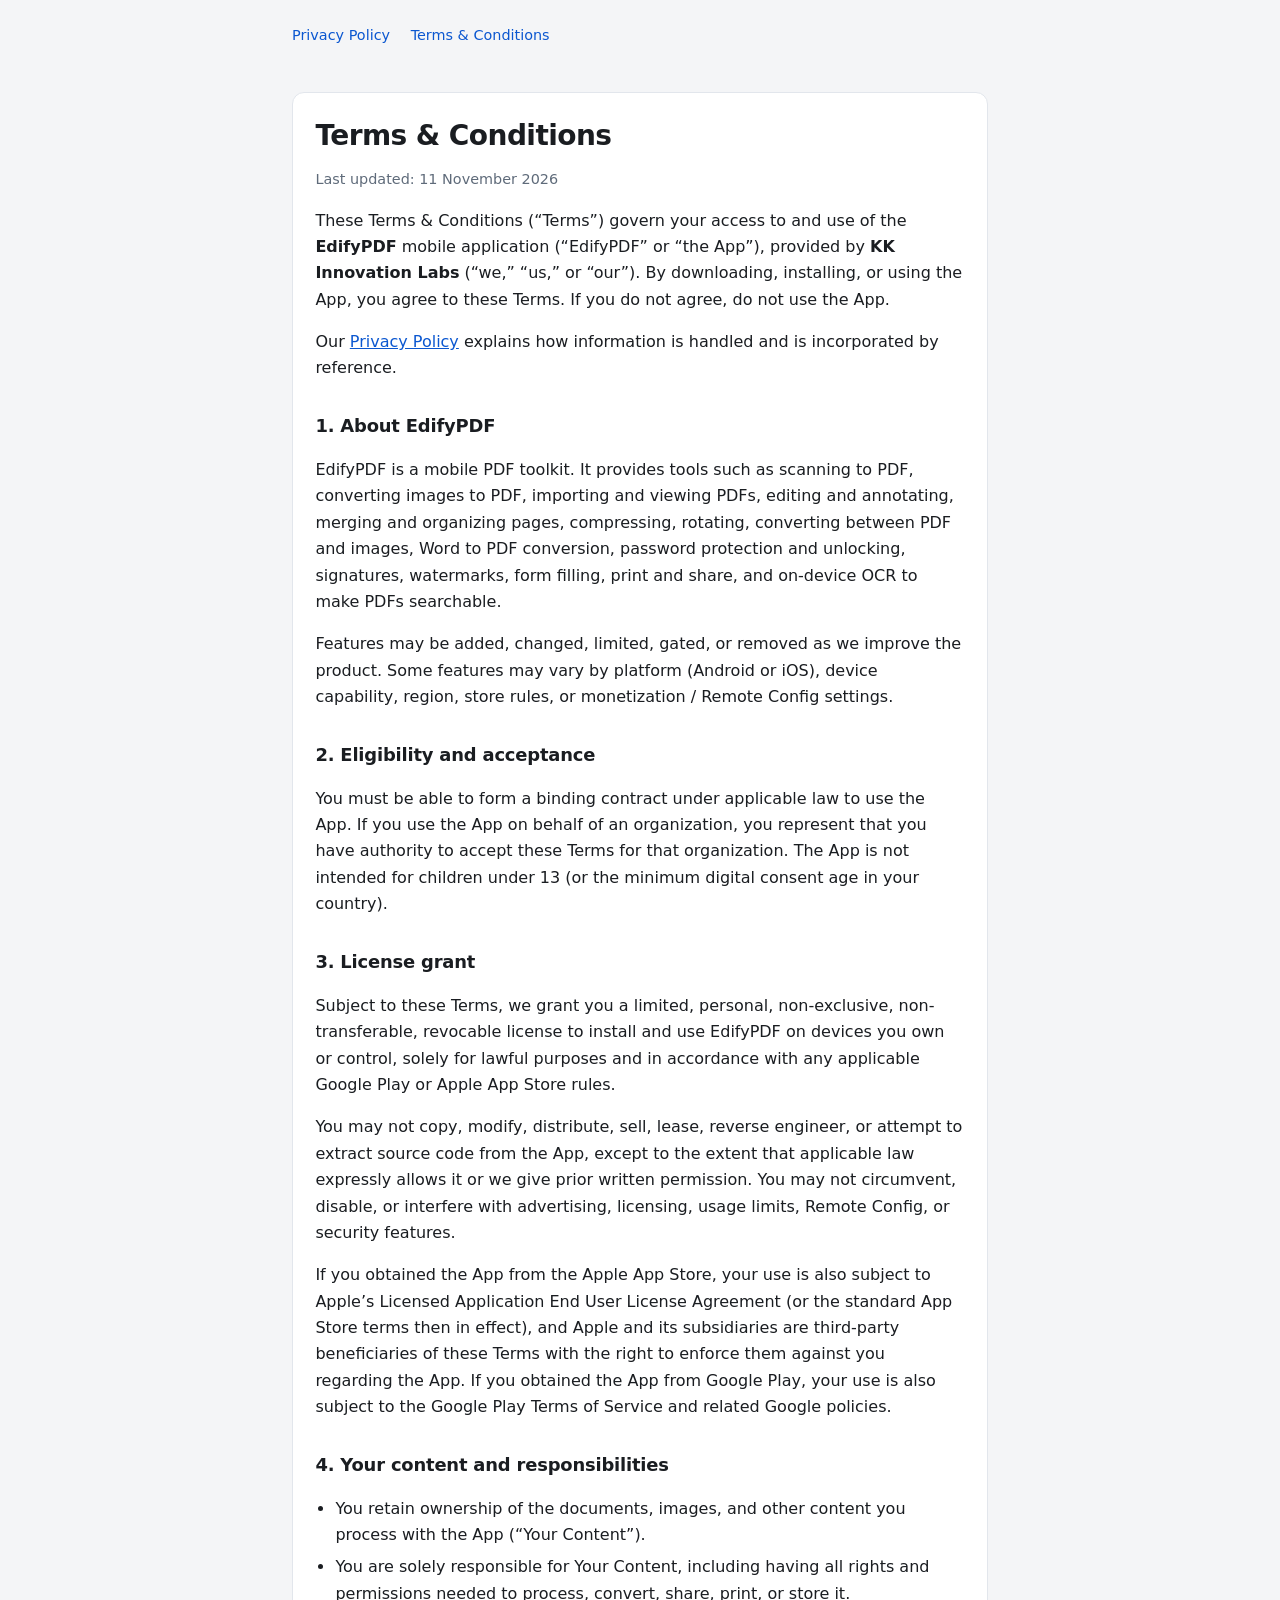
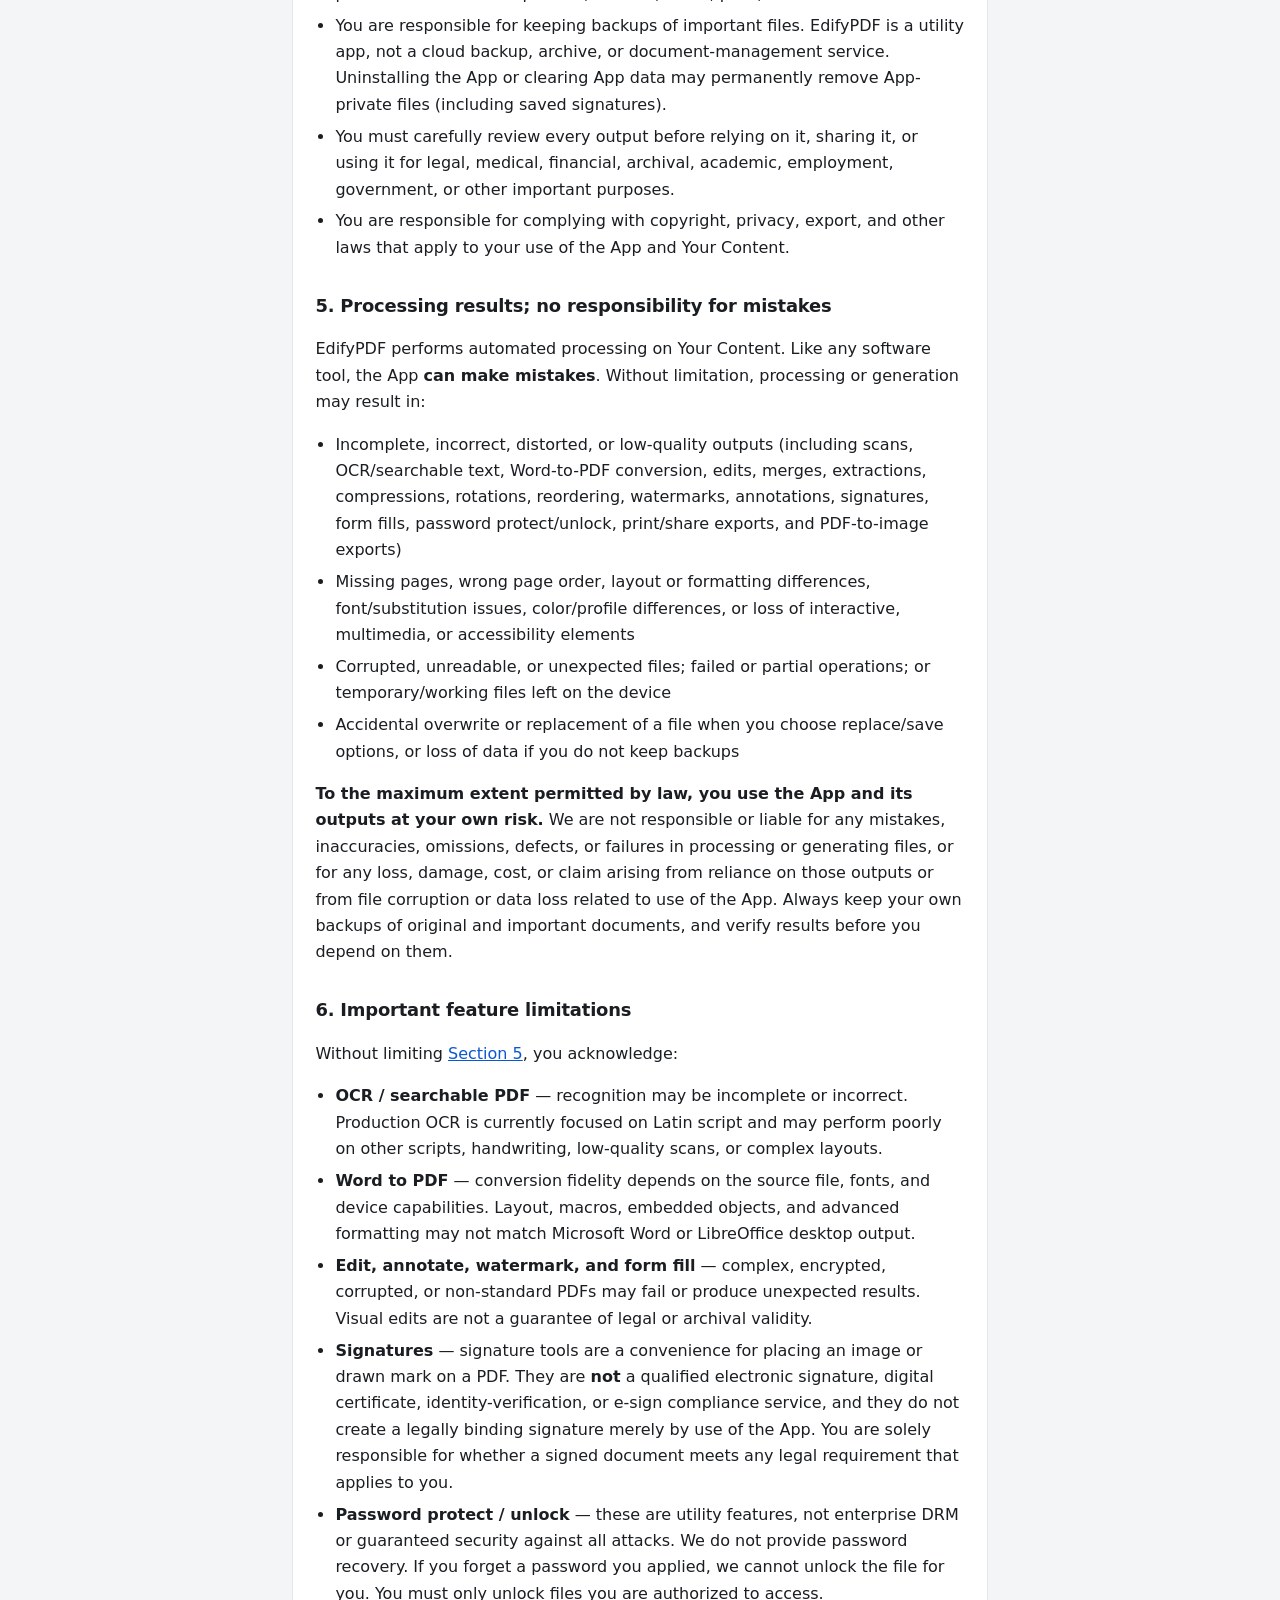
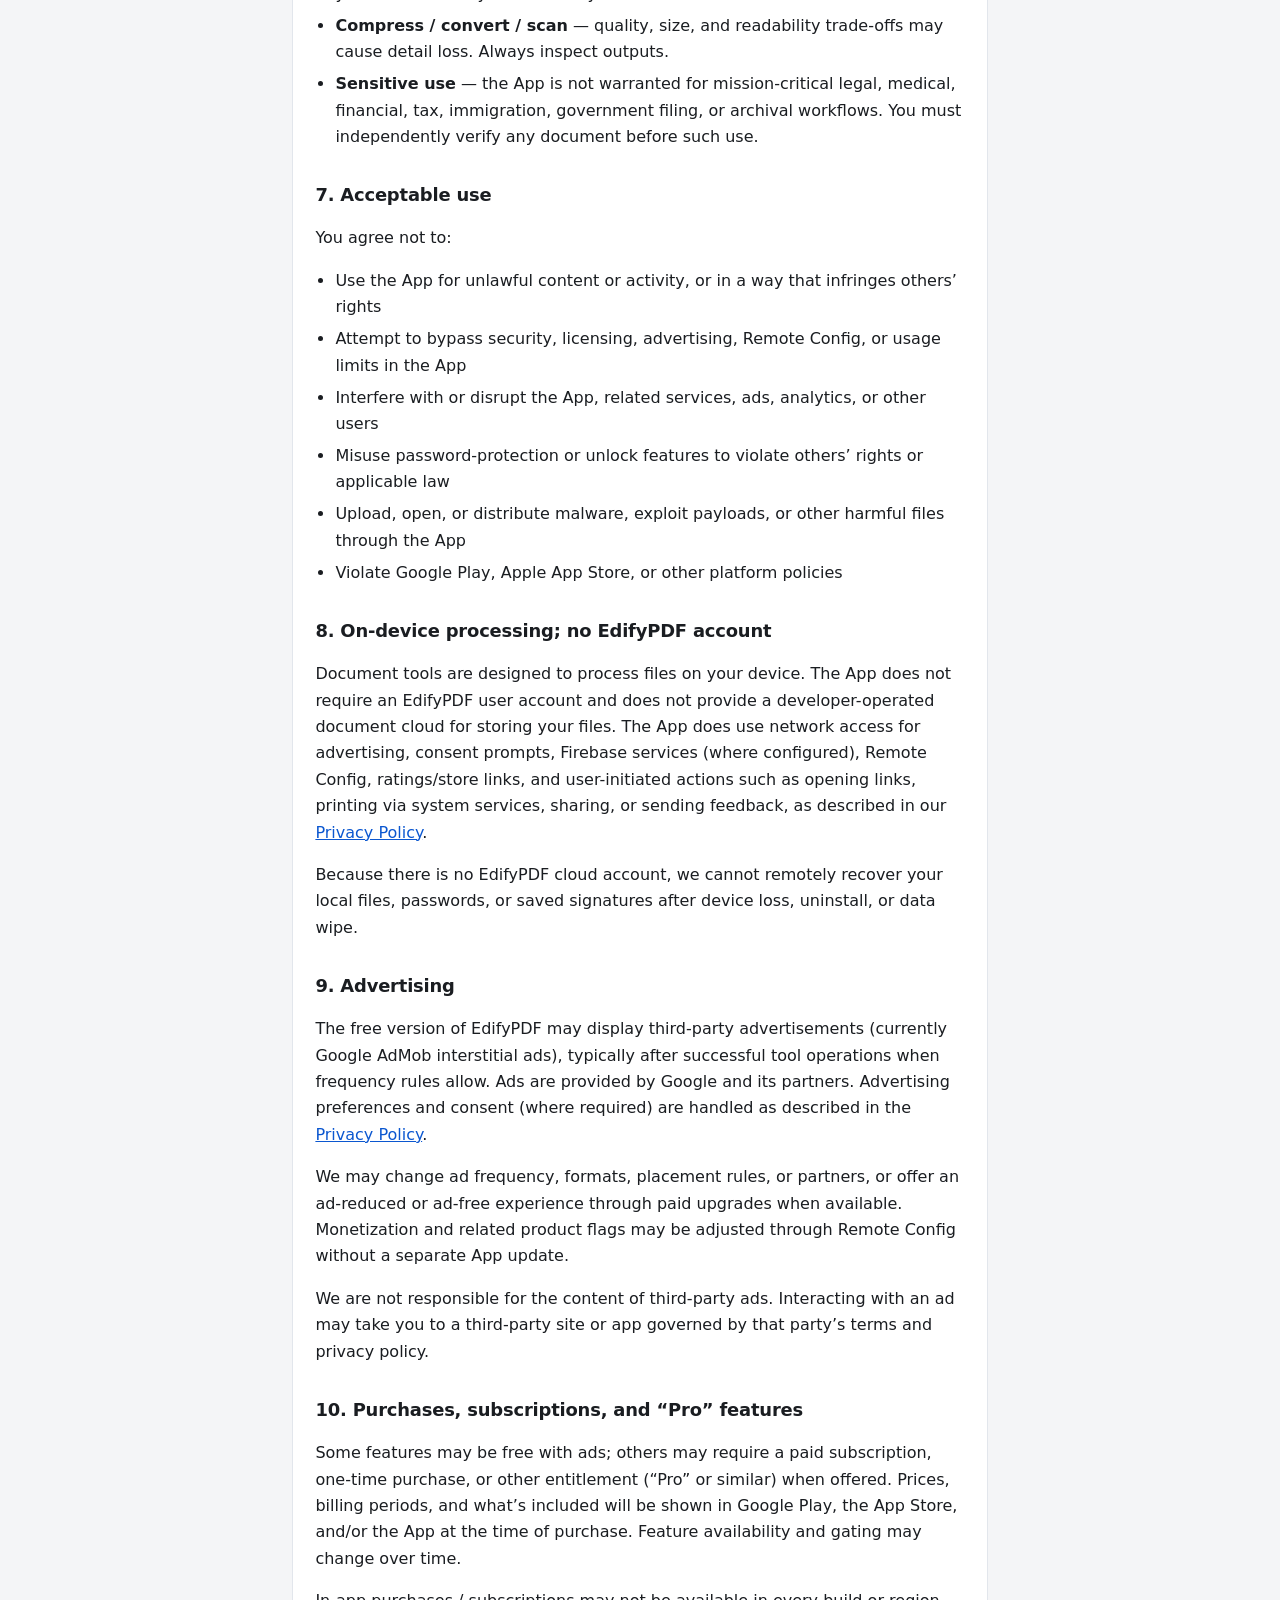
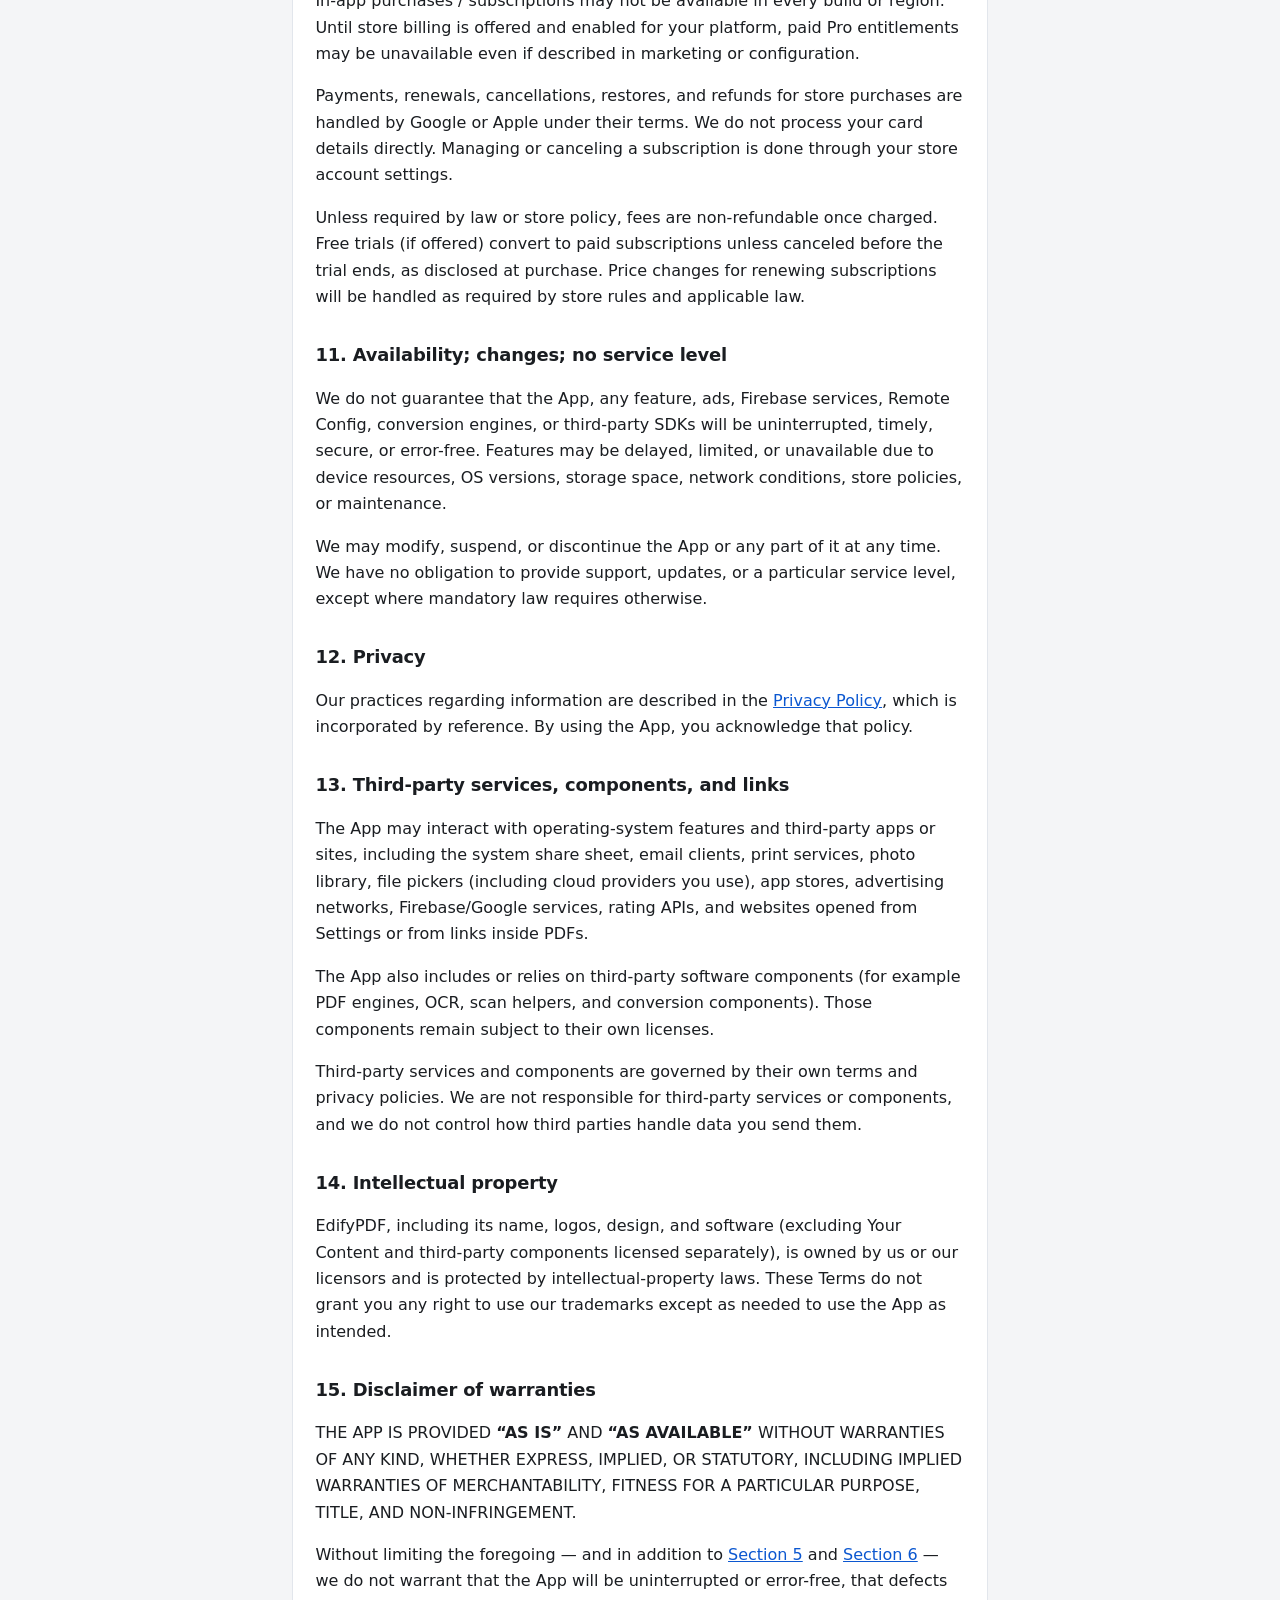
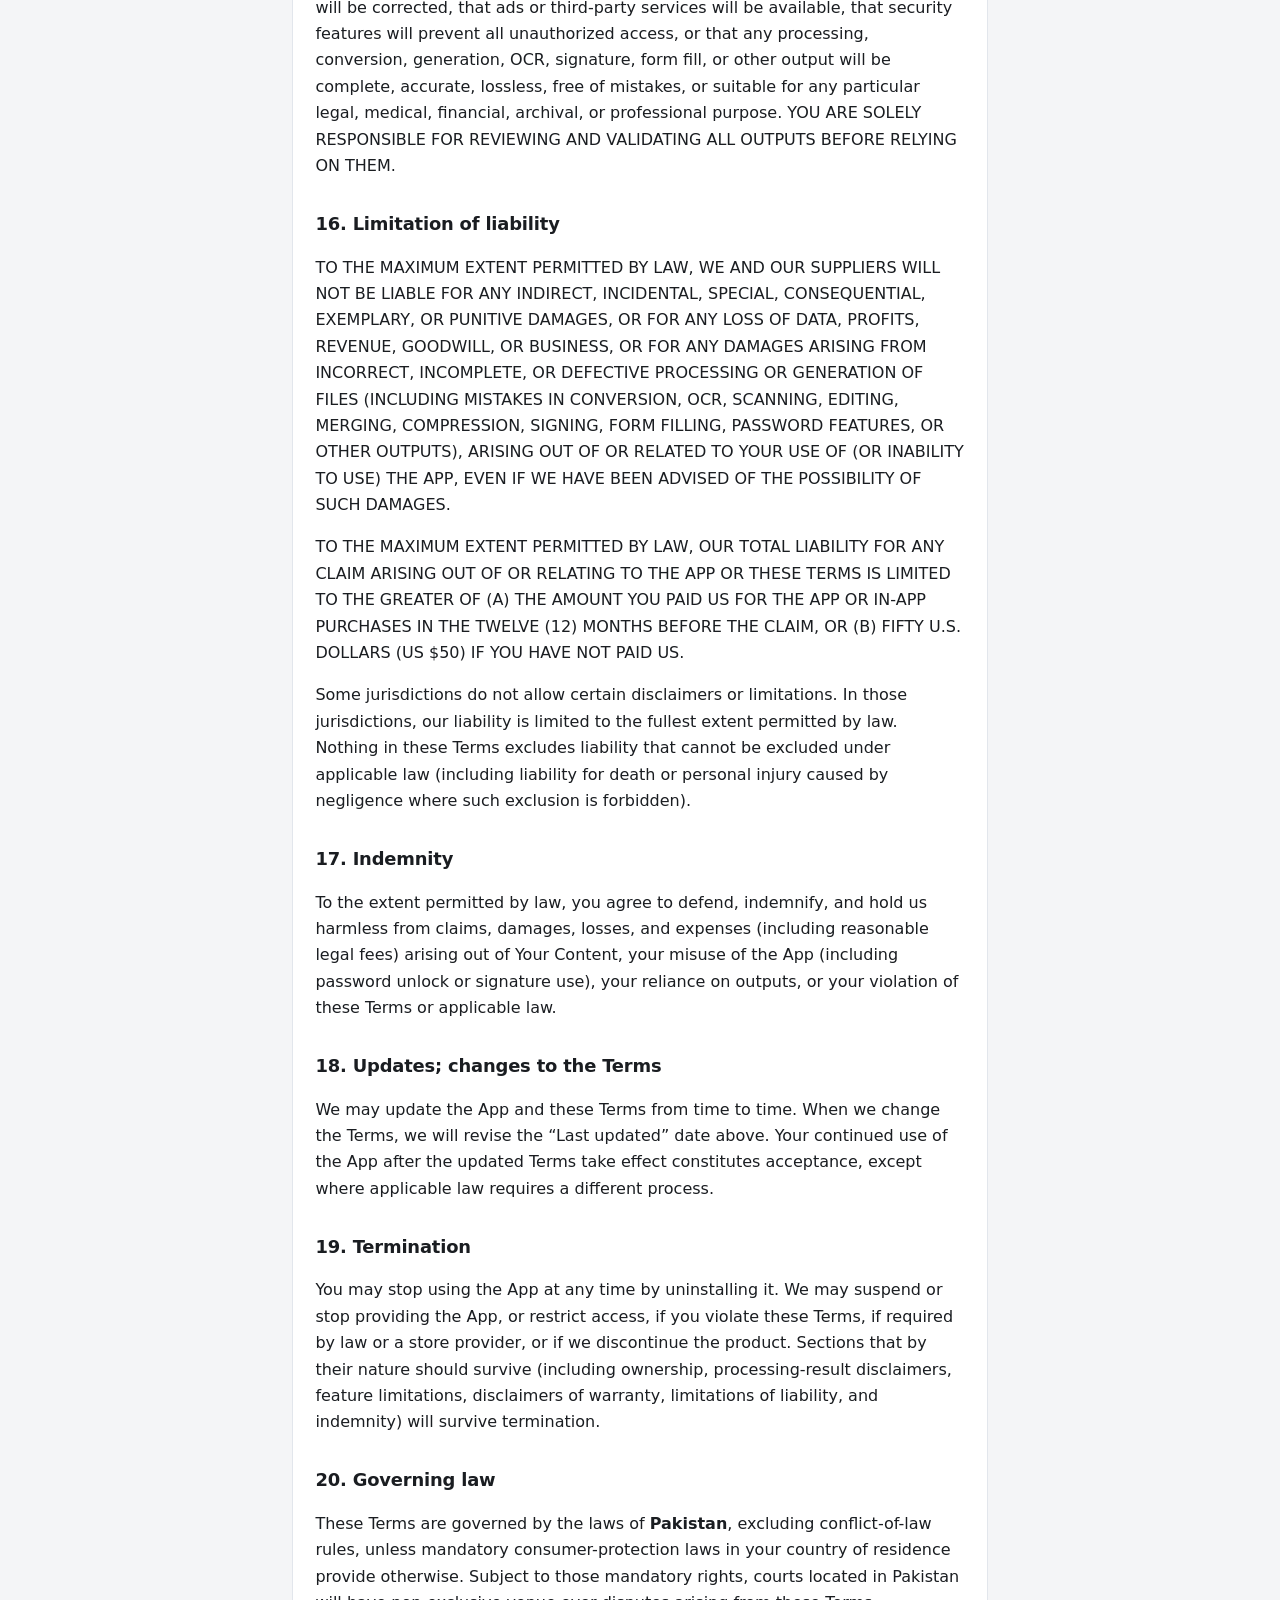
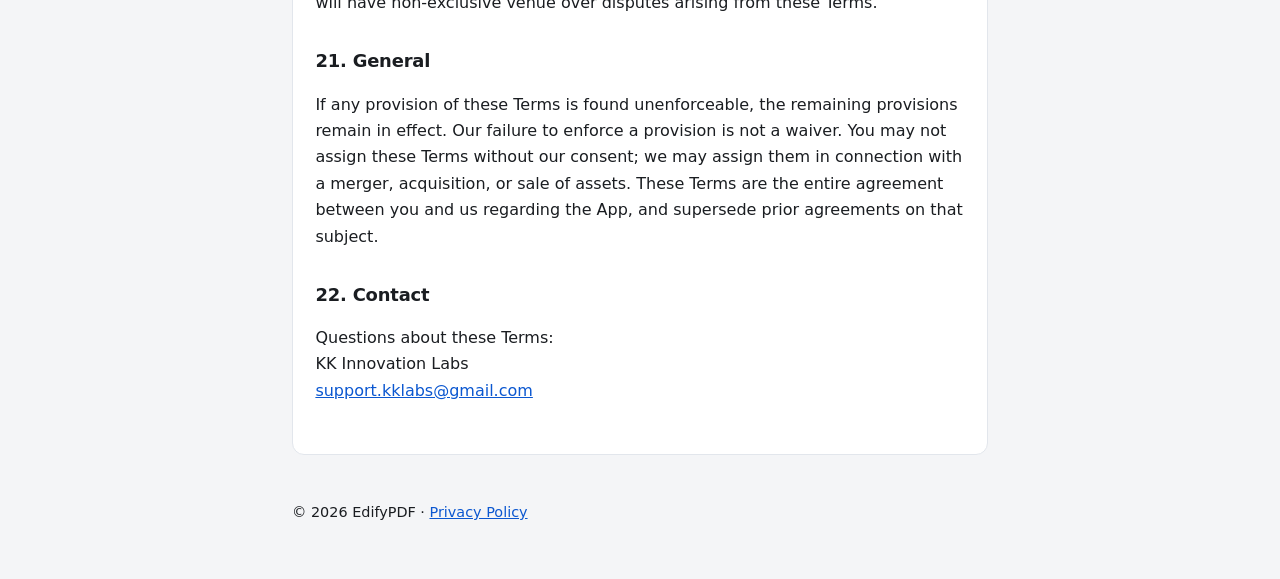
<file: terms.html>
<!DOCTYPE html>
<html lang="en">
  <head>
    <meta charset="utf-8" />
    <meta name="viewport" content="width=device-width, initial-scale=1" />
    <title>Terms &amp; Conditions — EdifyPDF</title>
    <meta
      name="description"
      content="Terms and Conditions for the EdifyPDF mobile PDF toolkit."
    />
    <link rel="stylesheet" href="styles.css" />
  </head>
  <body>
    <header>
      <nav>
        <a href="privacy.html">Privacy Policy</a>
        <a href="terms.html">Terms &amp; Conditions</a>
      </nav>
    </header>
    <main>
      <article class="card">
        <h1>Terms &amp; Conditions</h1>
        <p class="muted">Last updated: 11 November 2026</p>

        <p>
          These Terms &amp; Conditions (“Terms”) govern your access to and use
          of the <strong>EdifyPDF</strong> mobile application (“EdifyPDF” or
          “the App”), provided by <strong>KK Innovation Labs</strong> (“we,”
          “us,” or “our”). By downloading, installing, or using the App, you
          agree to these Terms. If you do not agree, do not use the App.
        </p>
        <p>
          Our <a href="privacy.html">Privacy Policy</a> explains how information
          is handled and is incorporated by reference.
        </p>

        <h2>1. About EdifyPDF</h2>
        <p>
          EdifyPDF is a mobile PDF toolkit. It provides tools such as scanning
          to PDF, converting images to PDF, importing and viewing PDFs, editing
          and annotating, merging and organizing pages, compressing, rotating,
          converting between PDF and images, Word to PDF conversion, password
          protection and unlocking, signatures, watermarks, form filling, print
          and share, and on-device OCR to make PDFs searchable.
        </p>
        <p>
          Features may be added, changed, limited, gated, or removed as we
          improve the product. Some features may vary by platform (Android or
          iOS), device capability, region, store rules, or monetization /
          Remote Config settings.
        </p>

        <h2>2. Eligibility and acceptance</h2>
        <p>
          You must be able to form a binding contract under applicable law to
          use the App. If you use the App on behalf of an organization, you
          represent that you have authority to accept these Terms for that
          organization. The App is not intended for children under 13 (or the
          minimum digital consent age in your country).
        </p>

        <h2>3. License grant</h2>
        <p>
          Subject to these Terms, we grant you a limited, personal,
          non-exclusive, non-transferable, revocable license to install and use
          EdifyPDF on devices you own or control, solely for lawful purposes
          and in accordance with any applicable Google Play or Apple App Store
          rules.
        </p>
        <p>
          You may not copy, modify, distribute, sell, lease, reverse engineer,
          or attempt to extract source code from the App, except to the extent
          that applicable law expressly allows it or we give prior written
          permission. You may not circumvent, disable, or interfere with
          advertising, licensing, usage limits, Remote Config, or security
          features.
        </p>
        <p>
          If you obtained the App from the Apple App Store, your use is also
          subject to Apple’s Licensed Application End User License Agreement
          (or the standard App Store terms then in effect), and Apple and its
          subsidiaries are third-party beneficiaries of these Terms with the
          right to enforce them against you regarding the App. If you obtained
          the App from Google Play, your use is also subject to the Google Play
          Terms of Service and related Google policies.
        </p>

        <h2>4. Your content and responsibilities</h2>
        <ul>
          <li>
            You retain ownership of the documents, images, and other content you
            process with the App (“Your Content”).
          </li>
          <li>
            You are solely responsible for Your Content, including having all
            rights and permissions needed to process, convert, share, print, or
            store it.
          </li>
          <li>
            You are responsible for keeping backups of important files.
            EdifyPDF is a utility app, not a cloud backup, archive, or
            document-management service. Uninstalling the App or clearing App
            data may permanently remove App-private files (including saved
            signatures).
          </li>
          <li>
            You must carefully review every output before relying on it,
            sharing it, or using it for legal, medical, financial, archival,
            academic, employment, government, or other important purposes.
          </li>
          <li>
            You are responsible for complying with copyright, privacy, export,
            and other laws that apply to your use of the App and Your Content.
          </li>
        </ul>

        <h2 id="processing-results">
          5. Processing results; no responsibility for mistakes
        </h2>
        <p>
          EdifyPDF performs automated processing on Your Content. Like any
          software tool, the App <strong>can make mistakes</strong>. Without
          limitation, processing or generation may result in:
        </p>
        <ul>
          <li>
            Incomplete, incorrect, distorted, or low-quality outputs (including
            scans, OCR/searchable text, Word-to-PDF conversion, edits, merges,
            extractions, compressions, rotations, reordering, watermarks,
            annotations, signatures, form fills, password protect/unlock,
            print/share exports, and PDF-to-image exports)
          </li>
          <li>
            Missing pages, wrong page order, layout or formatting differences,
            font/substitution issues, color/profile differences, or loss of
            interactive, multimedia, or accessibility elements
          </li>
          <li>
            Corrupted, unreadable, or unexpected files; failed or partial
            operations; or temporary/working files left on the device
          </li>
          <li>
            Accidental overwrite or replacement of a file when you choose
            replace/save options, or loss of data if you do not keep backups
          </li>
        </ul>
        <p>
          <strong
            >To the maximum extent permitted by law, you use the App and its
            outputs at your own risk.</strong
          >
          We are not responsible or liable for any mistakes, inaccuracies,
          omissions, defects, or failures in processing or generating files, or
          for any loss, damage, cost, or claim arising from reliance on those
          outputs or from file corruption or data loss related to use of the
          App. Always keep your own backups of original and important documents,
          and verify results before you depend on them.
        </p>

        <h2 id="feature-limits">6. Important feature limitations</h2>
        <p>
          Without limiting
          <a href="#processing-results">Section 5</a>, you acknowledge:
        </p>
        <ul>
          <li>
            <strong>OCR / searchable PDF</strong> — recognition may be
            incomplete or incorrect. Production OCR is currently focused on
            Latin script and may perform poorly on other scripts, handwriting,
            low-quality scans, or complex layouts.
          </li>
          <li>
            <strong>Word to PDF</strong> — conversion fidelity depends on the
            source file, fonts, and device capabilities. Layout, macros,
            embedded objects, and advanced formatting may not match Microsoft
            Word or LibreOffice desktop output.
          </li>
          <li>
            <strong>Edit, annotate, watermark, and form fill</strong> — complex,
            encrypted, corrupted, or non-standard PDFs may fail or produce
            unexpected results. Visual edits are not a guarantee of legal or
            archival validity.
          </li>
          <li>
            <strong>Signatures</strong> — signature tools are a convenience for
            placing an image or drawn mark on a PDF. They are
            <strong>not</strong> a qualified electronic signature, digital
            certificate, identity-verification, or e-sign compliance service,
            and they do not create a legally binding signature merely by use of
            the App. You are solely responsible for whether a signed document
            meets any legal requirement that applies to you.
          </li>
          <li>
            <strong>Password protect / unlock</strong> — these are utility
            features, not enterprise DRM or guaranteed security against all
            attacks. We do not provide password recovery. If you forget a
            password you applied, we cannot unlock the file for you. You must
            only unlock files you are authorized to access.
          </li>
          <li>
            <strong>Compress / convert / scan</strong> — quality, size, and
            readability trade-offs may cause detail loss. Always inspect
            outputs.
          </li>
          <li>
            <strong>Sensitive use</strong> — the App is not warranted for
            mission-critical legal, medical, financial, tax, immigration,
            government filing, or archival workflows. You must independently
            verify any document before such use.
          </li>
        </ul>

        <h2>7. Acceptable use</h2>
        <p>You agree not to:</p>
        <ul>
          <li>
            Use the App for unlawful content or activity, or in a way that
            infringes others’ rights
          </li>
          <li>
            Attempt to bypass security, licensing, advertising, Remote Config,
            or usage limits in the App
          </li>
          <li>
            Interfere with or disrupt the App, related services, ads, analytics,
            or other users
          </li>
          <li>
            Misuse password-protection or unlock features to violate others’
            rights or applicable law
          </li>
          <li>
            Upload, open, or distribute malware, exploit payloads, or other
            harmful files through the App
          </li>
          <li>Violate Google Play, Apple App Store, or other platform policies</li>
        </ul>

        <h2>8. On-device processing; no EdifyPDF account</h2>
        <p>
          Document tools are designed to process files on your device. The App
          does not require an EdifyPDF user account and does not provide a
          developer-operated document cloud for storing your files. The App does
          use network access for advertising, consent prompts, Firebase services
          (where configured), Remote Config, ratings/store links, and
          user-initiated actions such as opening links, printing via system
          services, sharing, or sending feedback, as described in our
          <a href="privacy.html">Privacy Policy</a>.
        </p>
        <p>
          Because there is no EdifyPDF cloud account, we cannot remotely recover
          your local files, passwords, or saved signatures after device loss,
          uninstall, or data wipe.
        </p>

        <h2>9. Advertising</h2>
        <p>
          The free version of EdifyPDF may display third-party advertisements
          (currently Google AdMob interstitial ads), typically after successful
          tool operations when frequency rules allow. Ads are provided by Google
          and its partners. Advertising preferences and consent (where required)
          are handled as described in the
          <a href="privacy.html">Privacy Policy</a>.
        </p>
        <p>
          We may change ad frequency, formats, placement rules, or partners, or
          offer an ad-reduced or ad-free experience through paid upgrades when
          available. Monetization and related product flags may be adjusted
          through Remote Config without a separate App update.
        </p>
        <p>
          We are not responsible for the content of third-party ads. Interacting
          with an ad may take you to a third-party site or app governed by that
          party’s terms and privacy policy.
        </p>

        <h2>10. Purchases, subscriptions, and “Pro” features</h2>
        <p>
          Some features may be free with ads; others may require a paid
          subscription, one-time purchase, or other entitlement (“Pro” or
          similar) when offered. Prices, billing periods, and what’s included
          will be shown in Google Play, the App Store, and/or the App at the
          time of purchase. Feature availability and gating may change over
          time.
        </p>
        <p>
          In-app purchases / subscriptions may not be available in every build
          or region. Until store billing is offered and enabled for your
          platform, paid Pro entitlements may be unavailable even if described
          in marketing or configuration.
        </p>
        <p>
          Payments, renewals, cancellations, restores, and refunds for store
          purchases are handled by Google or Apple under their terms. We do not
          process your card details directly. Managing or canceling a
          subscription is done through your store account settings.
        </p>
        <p>
          Unless required by law or store policy, fees are non-refundable once
          charged. Free trials (if offered) convert to paid subscriptions unless
          canceled before the trial ends, as disclosed at purchase. Price
          changes for renewing subscriptions will be handled as required by
          store rules and applicable law.
        </p>

        <h2>11. Availability; changes; no service level</h2>
        <p>
          We do not guarantee that the App, any feature, ads, Firebase services,
          Remote Config, conversion engines, or third-party SDKs will be
          uninterrupted, timely, secure, or error-free. Features may be delayed,
          limited, or unavailable due to device resources, OS versions, storage
          space, network conditions, store policies, or maintenance.
        </p>
        <p>
          We may modify, suspend, or discontinue the App or any part of it at
          any time. We have no obligation to provide support, updates, or a
          particular service level, except where mandatory law requires
          otherwise.
        </p>

        <h2>12. Privacy</h2>
        <p>
          Our practices regarding information are described in the
          <a href="privacy.html">Privacy Policy</a>, which is incorporated by
          reference. By using the App, you acknowledge that policy.
        </p>

        <h2>13. Third-party services, components, and links</h2>
        <p>
          The App may interact with operating-system features and third-party
          apps or sites, including the system share sheet, email clients, print
          services, photo library, file pickers (including cloud providers you
          use), app stores, advertising networks, Firebase/Google services,
          rating APIs, and websites opened from Settings or from links inside
          PDFs.
        </p>
        <p>
          The App also includes or relies on third-party software components
          (for example PDF engines, OCR, scan helpers, and conversion
          components). Those components remain subject to their own licenses.
        </p>
        <p>
          Third-party services and components are governed by their own terms
          and privacy policies. We are not responsible for third-party services
          or components, and we do not control how third parties handle data you
          send them.
        </p>

        <h2>14. Intellectual property</h2>
        <p>
          EdifyPDF, including its name, logos, design, and software (excluding
          Your Content and third-party components licensed separately), is owned
          by us or our licensors and is protected by intellectual-property laws.
          These Terms do not grant you any right to use our trademarks except as
          needed to use the App as intended.
        </p>

        <h2>15. Disclaimer of warranties</h2>
        <p>
          THE APP IS PROVIDED <strong>“AS IS”</strong> AND
          <strong>“AS AVAILABLE”</strong> WITHOUT WARRANTIES OF ANY KIND,
          WHETHER EXPRESS, IMPLIED, OR STATUTORY, INCLUDING IMPLIED WARRANTIES OF
          MERCHANTABILITY, FITNESS FOR A PARTICULAR PURPOSE, TITLE, AND
          NON-INFRINGEMENT.
        </p>
        <p>
          Without limiting the foregoing — and in addition to
          <a href="#processing-results">Section 5</a> and
          <a href="#feature-limits">Section 6</a> — we do not warrant that the
          App will be uninterrupted or error-free, that defects will be
          corrected, that ads or third-party services will be available, that
          security features will prevent all unauthorized access, or that any
          processing, conversion, generation, OCR, signature, form fill, or
          other output will be complete, accurate, lossless, free of mistakes,
          or suitable for any particular legal, medical, financial, archival, or
          professional purpose. YOU ARE SOLELY RESPONSIBLE FOR REVIEWING AND
          VALIDATING ALL OUTPUTS BEFORE RELYING ON THEM.
        </p>

        <h2>16. Limitation of liability</h2>
        <p>
          TO THE MAXIMUM EXTENT PERMITTED BY LAW, WE AND OUR SUPPLIERS WILL NOT
          BE LIABLE FOR ANY INDIRECT, INCIDENTAL, SPECIAL, CONSEQUENTIAL,
          EXEMPLARY, OR PUNITIVE DAMAGES, OR FOR ANY LOSS OF DATA, PROFITS,
          REVENUE, GOODWILL, OR BUSINESS, OR FOR ANY DAMAGES ARISING FROM
          INCORRECT, INCOMPLETE, OR DEFECTIVE PROCESSING OR GENERATION OF FILES
          (INCLUDING MISTAKES IN CONVERSION, OCR, SCANNING, EDITING, MERGING,
          COMPRESSION, SIGNING, FORM FILLING, PASSWORD FEATURES, OR OTHER
          OUTPUTS), ARISING OUT OF OR RELATED TO YOUR USE OF (OR INABILITY TO
          USE) THE APP, EVEN IF WE HAVE BEEN ADVISED OF THE POSSIBILITY OF SUCH
          DAMAGES.
        </p>
        <p>
          TO THE MAXIMUM EXTENT PERMITTED BY LAW, OUR TOTAL LIABILITY FOR ANY
          CLAIM ARISING OUT OF OR RELATING TO THE APP OR THESE TERMS IS LIMITED
          TO THE GREATER OF (A) THE AMOUNT YOU PAID US FOR THE APP OR IN-APP
          PURCHASES IN THE TWELVE (12) MONTHS BEFORE THE CLAIM, OR (B)
          FIFTY U.S. DOLLARS (US&nbsp;$50) IF YOU HAVE NOT PAID US.
        </p>
        <p>
          Some jurisdictions do not allow certain disclaimers or limitations. In
          those jurisdictions, our liability is limited to the fullest extent
          permitted by law. Nothing in these Terms excludes liability that
          cannot be excluded under applicable law (including liability for death
          or personal injury caused by negligence where such exclusion is
          forbidden).
        </p>

        <h2>17. Indemnity</h2>
        <p>
          To the extent permitted by law, you agree to defend, indemnify, and
          hold us harmless from claims, damages, losses, and expenses (including
          reasonable legal fees) arising out of Your Content, your misuse of the
          App (including password unlock or signature use), your reliance on
          outputs, or your violation of these Terms or applicable law.
        </p>

        <h2>18. Updates; changes to the Terms</h2>
        <p>
          We may update the App and these Terms from time to time. When we
          change the Terms, we will revise the “Last updated” date above. Your
          continued use of the App after the updated Terms take effect
          constitutes acceptance, except where applicable law requires a
          different process.
        </p>

        <h2>19. Termination</h2>
        <p>
          You may stop using the App at any time by uninstalling it. We may
          suspend or stop providing the App, or restrict access, if you violate
          these Terms, if required by law or a store provider, or if we
          discontinue the product. Sections that by their nature should survive
          (including ownership, processing-result disclaimers, feature
          limitations, disclaimers of warranty, limitations of liability, and
          indemnity) will survive termination.
        </p>

        <h2>20. Governing law</h2>
        <p>
          These Terms are governed by the laws of <strong>Pakistan</strong>,
          excluding conflict-of-law rules, unless mandatory consumer-protection
          laws in your country of residence provide otherwise. Subject to those
          mandatory rights, courts located in Pakistan will have non-exclusive
          venue over disputes arising from these Terms.
        </p>

        <h2>21. General</h2>
        <p>
          If any provision of these Terms is found unenforceable, the remaining
          provisions remain in effect. Our failure to enforce a provision is not
          a waiver. You may not assign these Terms without our consent; we may
          assign them in connection with a merger, acquisition, or sale of
          assets. These Terms are the entire agreement between you and us
          regarding the App, and supersede prior agreements on that subject.
        </p>

        <h2>22. Contact</h2>
        <p>
          Questions about these Terms:<br />
          KK Innovation Labs<br />
          <a href="mailto:support.kklabs@gmail.com">support.kklabs@gmail.com</a>
        </p>
      </article>
    </main>
    <footer>
      <p>© 2026 EdifyPDF · <a href="privacy.html">Privacy Policy</a></p>
    </footer>
  </body>
</html>
</file>
<file: styles.css>
:root {
  color-scheme: light dark;
  --bg: #f4f5f7;
  --card: #ffffff;
  --text: #1a1d21;
  --muted: #5f6b7a;
  --border: #e2e6ec;
  --link: #0b57d0;
  --max: 46rem;
}

@media (prefers-color-scheme: dark) {
  :root {
    --bg: #0f1115;
    --card: #181b21;
    --text: #f0f2f5;
    --muted: #a7b0bd;
    --border: #2a303a;
    --link: #8ab4f8;
  }
}

* {
  box-sizing: border-box;
}

body {
  margin: 0;
  font-family: system-ui, -apple-system, Segoe UI, Roboto, Helvetica, Arial,
    sans-serif;
  background: var(--bg);
  color: var(--text);
  line-height: 1.65;
}

header,
main,
footer {
  max-width: var(--max);
  margin: 0 auto;
  padding: 1.5rem 1.25rem;
}

header {
  padding-bottom: 0;
}

nav {
  font-size: 0.9rem;
  margin-bottom: 1.25rem;
}

nav a {
  color: var(--link);
  text-decoration: none;
  margin-right: 1rem;
  font-weight: 500;
}

nav a:hover {
  text-decoration: underline;
}

.card {
  background: var(--card);
  border: 1px solid var(--border);
  border-radius: 12px;
  padding: 1.6rem 1.4rem 2.1rem;
}

h1 {
  font-size: 1.75rem;
  line-height: 1.25;
  margin: 0 0 0.35rem;
  letter-spacing: -0.02em;
}

h2 {
  font-size: 1.12rem;
  margin: 1.85rem 0 0.55rem;
  letter-spacing: -0.01em;
}

h3 {
  font-size: 1rem;
  font-weight: 600;
  margin: 1.3rem 0 0.4rem;
}

code {
  font-family: ui-monospace, SFMono-Regular, Menlo, Consolas, monospace;
  font-size: 0.88em;
  background: color-mix(in srgb, var(--border) 55%, transparent);
  padding: 0.1em 0.35em;
  border-radius: 4px;
}

p,
li {
  color: var(--text);
}

.muted,
footer {
  color: var(--muted);
  font-size: 0.9rem;
}

ul {
  padding-left: 1.25rem;
}

li + li {
  margin-top: 0.35rem;
}

a {
  color: var(--link);
}

footer {
  padding-top: 0.5rem;
  padding-bottom: 2.5rem;
}
</file>
